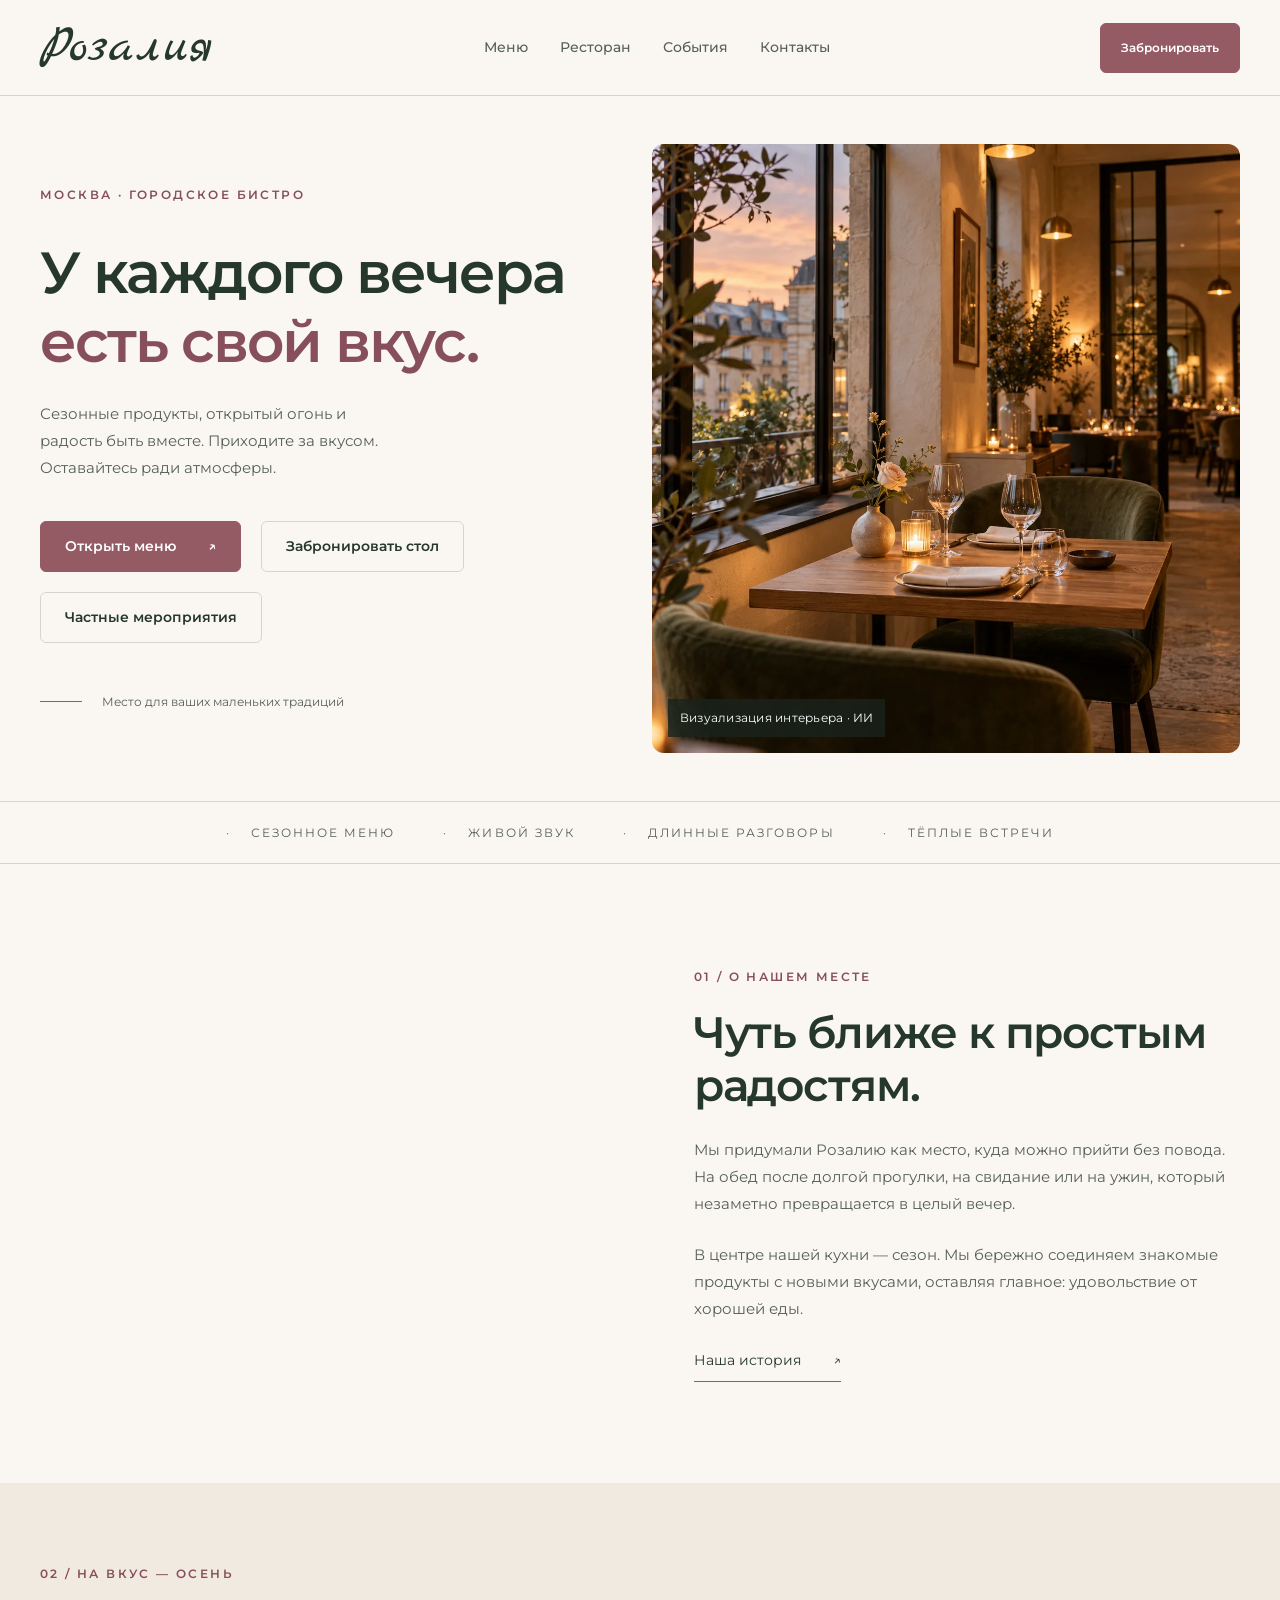
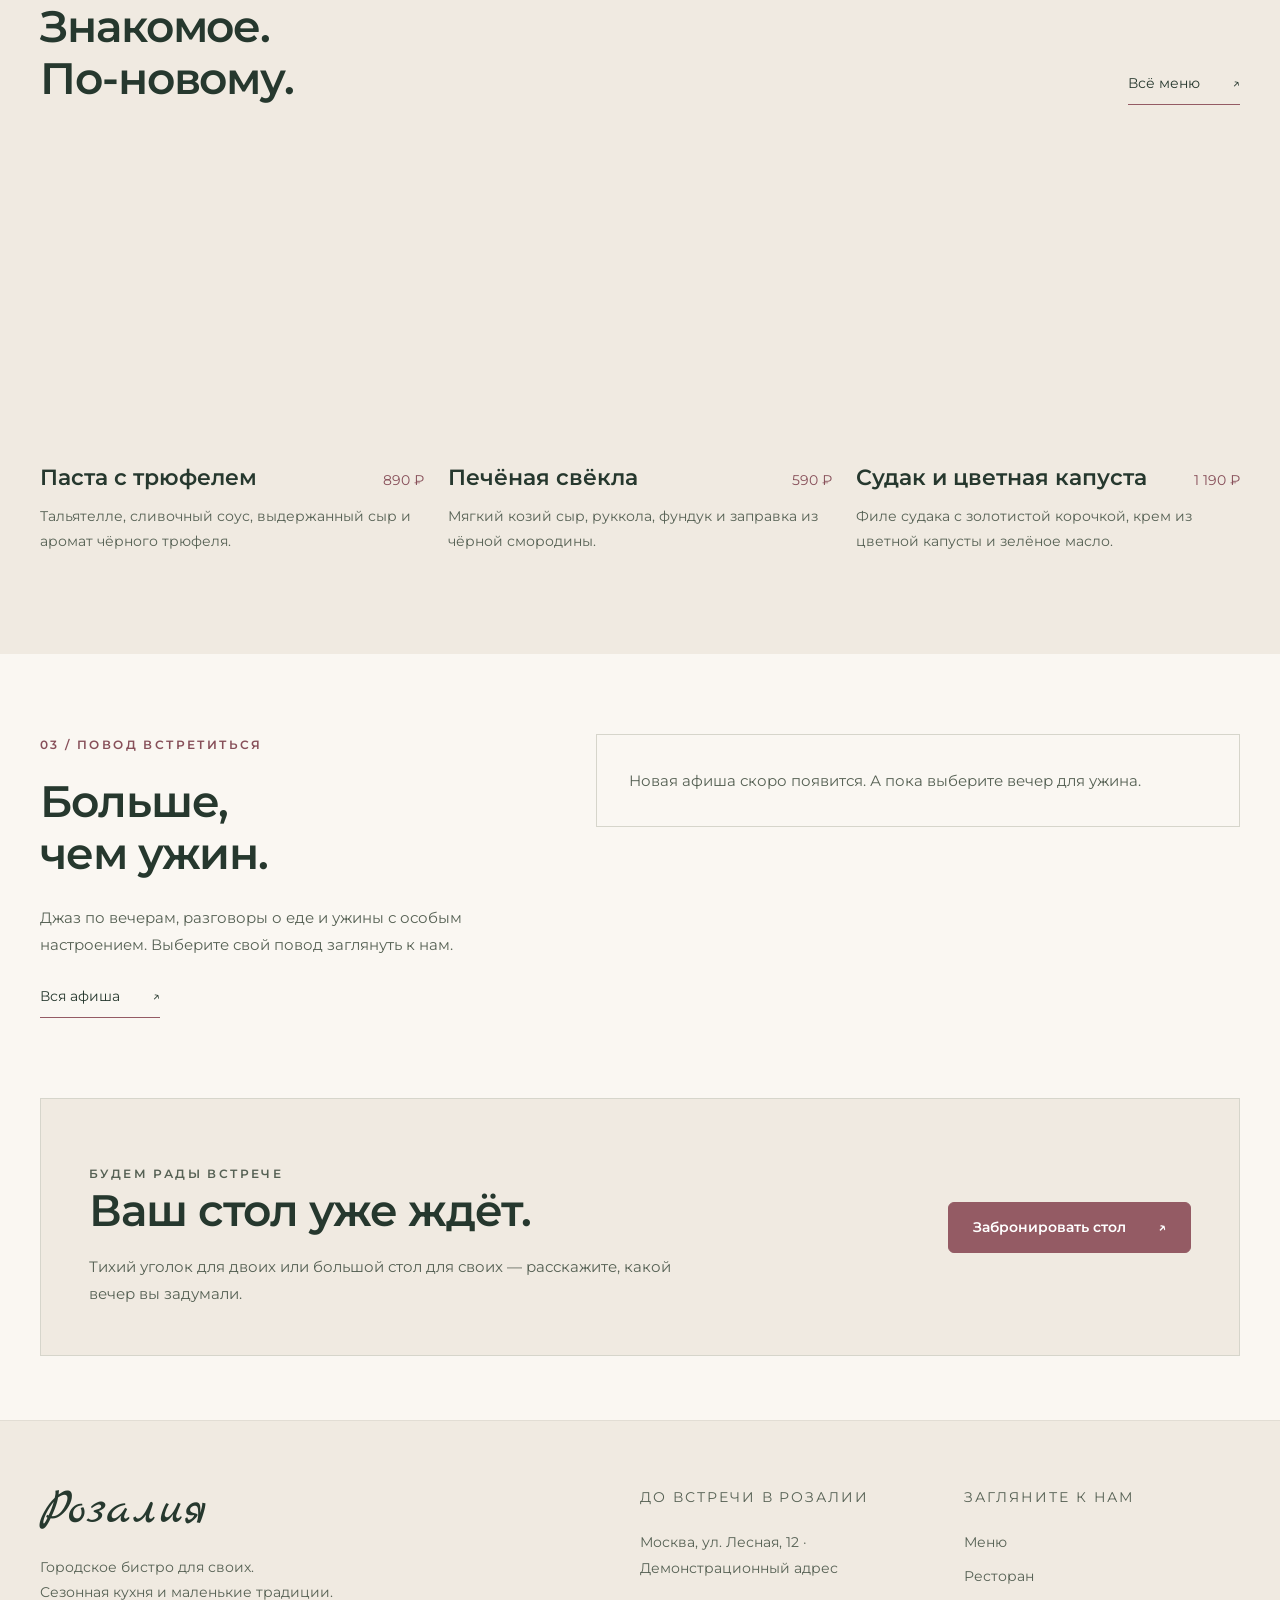
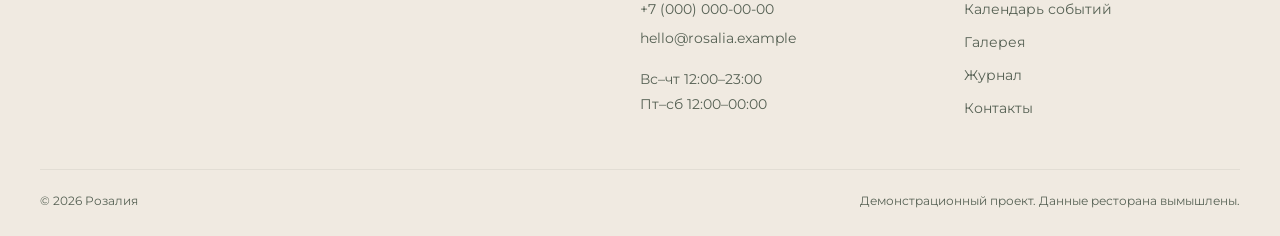
<file: index.html>
<!doctype html>
<html lang="ru">
<head>
  <meta charset="utf-8">
  <meta name="viewport" content="width=device-width, initial-scale=1">
  <script>
    if (typeof IntersectionObserver === 'function' && !matchMedia('(prefers-reduced-motion: reduce)').matches) {
      document.documentElement.classList.add('image-reveal-pending');
      setTimeout(() => document.documentElement.classList.remove('image-reveal-pending'), 3000);
    }
  </script>
  <title>Ресторан современной кухни — Розалия</title>
  <meta name="description" content="Розалия — демонстрационный ресторан современной кухни. Сезонное меню, камерные концерты и неспешные вечера.">
  <link rel="canonical" href="https://mansiks1.github.io/restaurant-site-demo/">
  <meta property="og:locale" content="ru_RU">
  <meta property="og:site_name" content="Розалия">
  <meta property="og:title" content="Ресторан современной кухни — Розалия">
  <meta property="og:description" content="Розалия — демонстрационный ресторан современной кухни. Сезонное меню, камерные концерты и неспешные вечера.">
  <meta property="og:type" content="website">
  <meta property="og:image" content="https://mansiks1.github.io/restaurant-site-demo/assets/img/home-interior.webp">
  <meta name="twitter:card" content="summary_large_image">
  <meta name="theme-color" content="#FAF7F2">
  <link rel="icon" type="image/svg+xml" href="./assets/img/favicon.svg">
  <link rel="preconnect" href="https://fonts.googleapis.com">
  <link rel="preconnect" href="https://fonts.gstatic.com" crossorigin>
  <link href="https://fonts.googleapis.com/css2?family=Marck+Script&amp;family=Montserrat:wght@300;400;500;600;700&amp;display=swap" rel="stylesheet">
  <link rel="stylesheet" href="./assets/css/variables.css">
  <link rel="stylesheet" href="./assets/css/base.css">
  <link rel="stylesheet" href="./assets/css/components.css">
  <link rel="stylesheet" href="./assets/css/pages.css">
  <script type="module" src="./assets/js/main.js"></script>
</head>
<body data-page="home">
  <a class="skip-link" href="#main">Перейти к содержимому</a>
  <header class="site-header" data-site-header></header>
  <main id="main">
<section class="hero container"><div class="hero-copy"><p class="eyebrow">Москва · городское бистро</p><h1 data-home-title>У каждого вечера <br>есть свой <em>вкус.</em></h1><p class="hero-description" data-home-description>Сезонные продукты, открытый огонь и радость быть вместе. Приходите за вкусом. Оставайтесь ради атмосферы.</p><div class="hero-actions"><a class="button" href="menu/">Открыть меню <span aria-hidden="true">↗</span></a><a class="button button-ghost" href="contacts/#booking">Забронировать стол</a><a class="button button-ghost private-event-button" href="contacts/#booking">Частные мероприятия</a></div><div class="hero-bottom">Место для ваших маленьких традиций</div></div><figure class="image-frame hero-image"><img src="assets/img/home-hero.webp" alt="Визуализация интерьера: стол у окна в вечернем зале (ИИ)" width="1122" height="1402" loading="lazy" decoding="async"><figcaption class="image-label">Визуализация интерьера · ИИ</figcaption></figure></section>
<div class="marquee"><span>Сезонное меню</span><span>Живой звук</span><span>Длинные разговоры</span><span>Тёплые встречи</span></div>
<section class="section container story-grid"><figure class="image-frame story-image"><img src="assets/img/home-interior.webp" alt="Визуализация интерьера: светлый зал с оливковым диваном (ИИ)" width="1200" height="960" loading="lazy" decoding="async"><figcaption class="image-label">Визуализация интерьера · ИИ</figcaption></figure><div class="story-copy"><p class="eyebrow">01 / О нашем месте</p><h2 data-home-story-title>Чуть ближе<br>к простым <em>радостям.</em></h2><div data-home-story><p>Мы придумали Розалию как место, куда можно прийти без повода. На обед после долгой прогулки, на свидание или на ужин, который незаметно превращается в целый вечер.</p><p>В центре нашей кухни — сезон. Мы бережно соединяем знакомые продукты с новыми вкусами, оставляя главное: удовольствие от хорошей еды.</p></div><a class="text-link" href="about/">Наша история <span aria-hidden="true">↗</span></a></div></section>
<section class="section section-tinted"><div class="container"><div class="section-top"><div><p class="eyebrow">02 / На вкус — осень</p><h2>Знакомое.<br><em>По-новому.</em></h2></div><a class="text-link" href="menu/">Всё меню <span aria-hidden="true">↗</span></a></div><div class="card-grid" data-home-dishes><p class="muted">Загружаем сезонное меню…</p></div></div></section>
<section class="section container home-events"><div class="home-events-copy"><p class="eyebrow">03 / Повод встретиться</p><h2>Больше,<br>чем <em>ужин.</em></h2><p>Джаз по вечерам, разговоры о еде и ужины с особым настроением. Выберите свой повод заглянуть к нам.</p><a class="text-link" href="events/">Вся афиша <span aria-hidden="true">↗</span></a></div><div data-home-events><p class="muted">Загружаем афишу…</p></div></section>
<section class="container"><div class="reservation-band"><div><p class="eyebrow">Будем рады встрече</p><h2>Ваш стол уже ждёт.</h2><p>Тихий уголок для двоих или большой стол для своих — расскажите, какой вечер вы задумали.</p></div><a class="button" href="contacts/#booking">Забронировать стол <span aria-hidden="true">↗</span></a></div></section></main>
  <footer class="site-footer" data-site-footer></footer>
  <noscript><p class="container notice">Для загрузки меню, афиши и статей включите JavaScript. Все контакты доступны на странице «Контакты».</p></noscript>
</body>
</html>
</file>
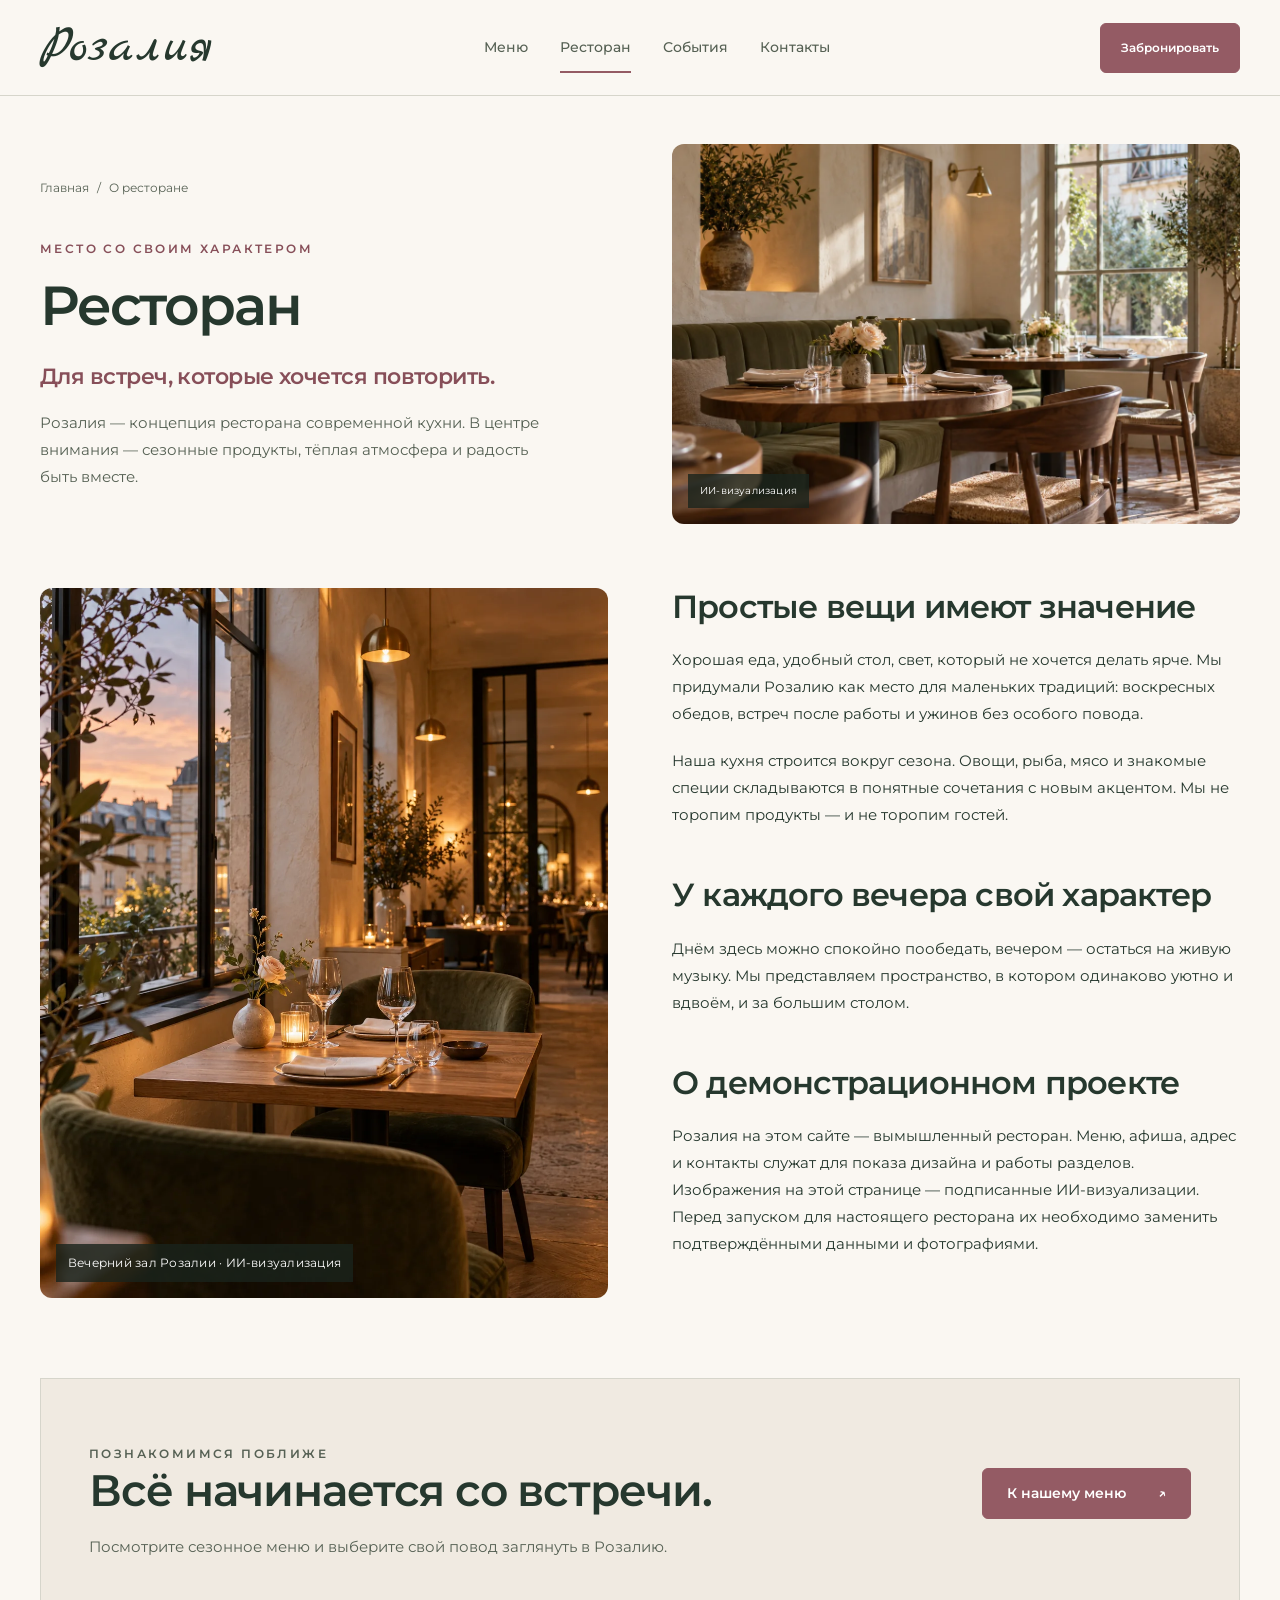
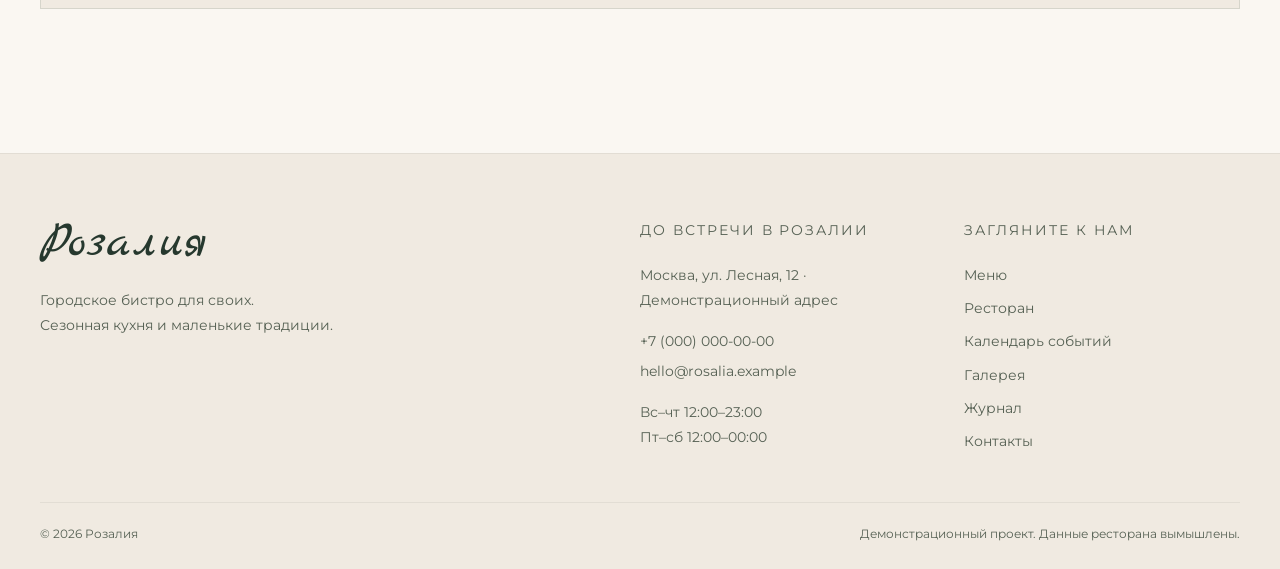
<file: about/index.html>
<!doctype html>
<html lang="ru">
<head>
  <meta charset="utf-8">
  <meta name="viewport" content="width=device-width, initial-scale=1">
  <script>
    if (typeof IntersectionObserver === 'function' && !matchMedia('(prefers-reduced-motion: reduce)').matches) {
      document.documentElement.classList.add('image-reveal-pending');
      setTimeout(() => document.documentElement.classList.remove('image-reveal-pending'), 3000);
    }
  </script>
  <title>О ресторане — Розалия</title>
  <meta name="description" content="История и концепция Розалии: современная сезонная кухня, тёплая атмосфера и место для любимых традиций.">
  <link rel="canonical" href="https://mansiks1.github.io/restaurant-site-demo/about/">
  <meta property="og:locale" content="ru_RU">
  <meta property="og:site_name" content="Розалия">
  <meta property="og:title" content="О ресторане — Розалия">
  <meta property="og:description" content="История и концепция Розалии: современная сезонная кухня, тёплая атмосфера и место для любимых традиций.">
  <meta property="og:type" content="website">
  <meta property="og:image" content="https://mansiks1.github.io/restaurant-site-demo/assets/img/home-hero.webp">
  <meta name="twitter:card" content="summary_large_image">
  <meta name="theme-color" content="#FAF7F2">
  <link rel="icon" type="image/svg+xml" href="../assets/img/favicon.svg">
  <link rel="preconnect" href="https://fonts.googleapis.com">
  <link rel="preconnect" href="https://fonts.gstatic.com" crossorigin>
  <link href="https://fonts.googleapis.com/css2?family=Marck+Script&amp;family=Montserrat:wght@300;400;500;600;700&amp;display=swap" rel="stylesheet">
  <link rel="stylesheet" href="../assets/css/variables.css">
  <link rel="stylesheet" href="../assets/css/base.css">
  <link rel="stylesheet" href="../assets/css/components.css">
  <link rel="stylesheet" href="../assets/css/pages.css">
  <script type="module" src="../assets/js/main.js"></script>
  <script type="module" src="../assets/js/pages.js"></script>
</head>
<body data-page="about">
  <a class="skip-link" href="#main">Перейти к содержимому</a>
  <header class="site-header" data-site-header></header>
  <main id="main"><section class="page-heading page-hero"><div class="container page-hero-layout"><div class="page-hero-copy"><nav class="breadcrumbs" aria-label="Хлебные крошки"><a href="../">Главная</a><span aria-hidden="true">/</span><span aria-current="page">О ресторане</span></nav><p class="eyebrow">Место со своим характером</p><h1>Ресторан</h1><div class="page-hero-intro"><h2 data-page-title>Для встреч, которыехочется повторить.</h2><p class="page-intro">Современная кухня и тёплая атмосфера — чтобы быть чуть ближе друг к другу.</p></div></div><figure class="image-frame page-hero-media"><img class="page-hero-image" src="../assets/img/home-interior.webp" alt="Интерьер бистро · ИИ-визуализация" width="1200" height="960" loading="lazy" decoding="async"><figcaption class="image-label">ИИ-визуализация</figcaption></figure></div></section><section class="container about-layout"><div data-page-image></div><div class="prose" data-page-body><p class="muted">Загружаем нашу историю…</p></div></section><section class="container section"><div class="reservation-band"><div><p class="eyebrow">Познакомимся поближе</p><h2>Всё начинается со встречи.</h2><p>Посмотрите сезонное меню и выберите свой повод заглянуть в Розалию.</p></div><a class="button" href="../menu/">К нашему меню <span aria-hidden="true">↗</span></a></div></section></main>
  <footer class="site-footer" data-site-footer></footer>
  <noscript><p class="container notice">Для загрузки меню, афиши и статей включите JavaScript. Все контакты доступны на странице «Контакты».</p></noscript>
</body>
</html>
</file>
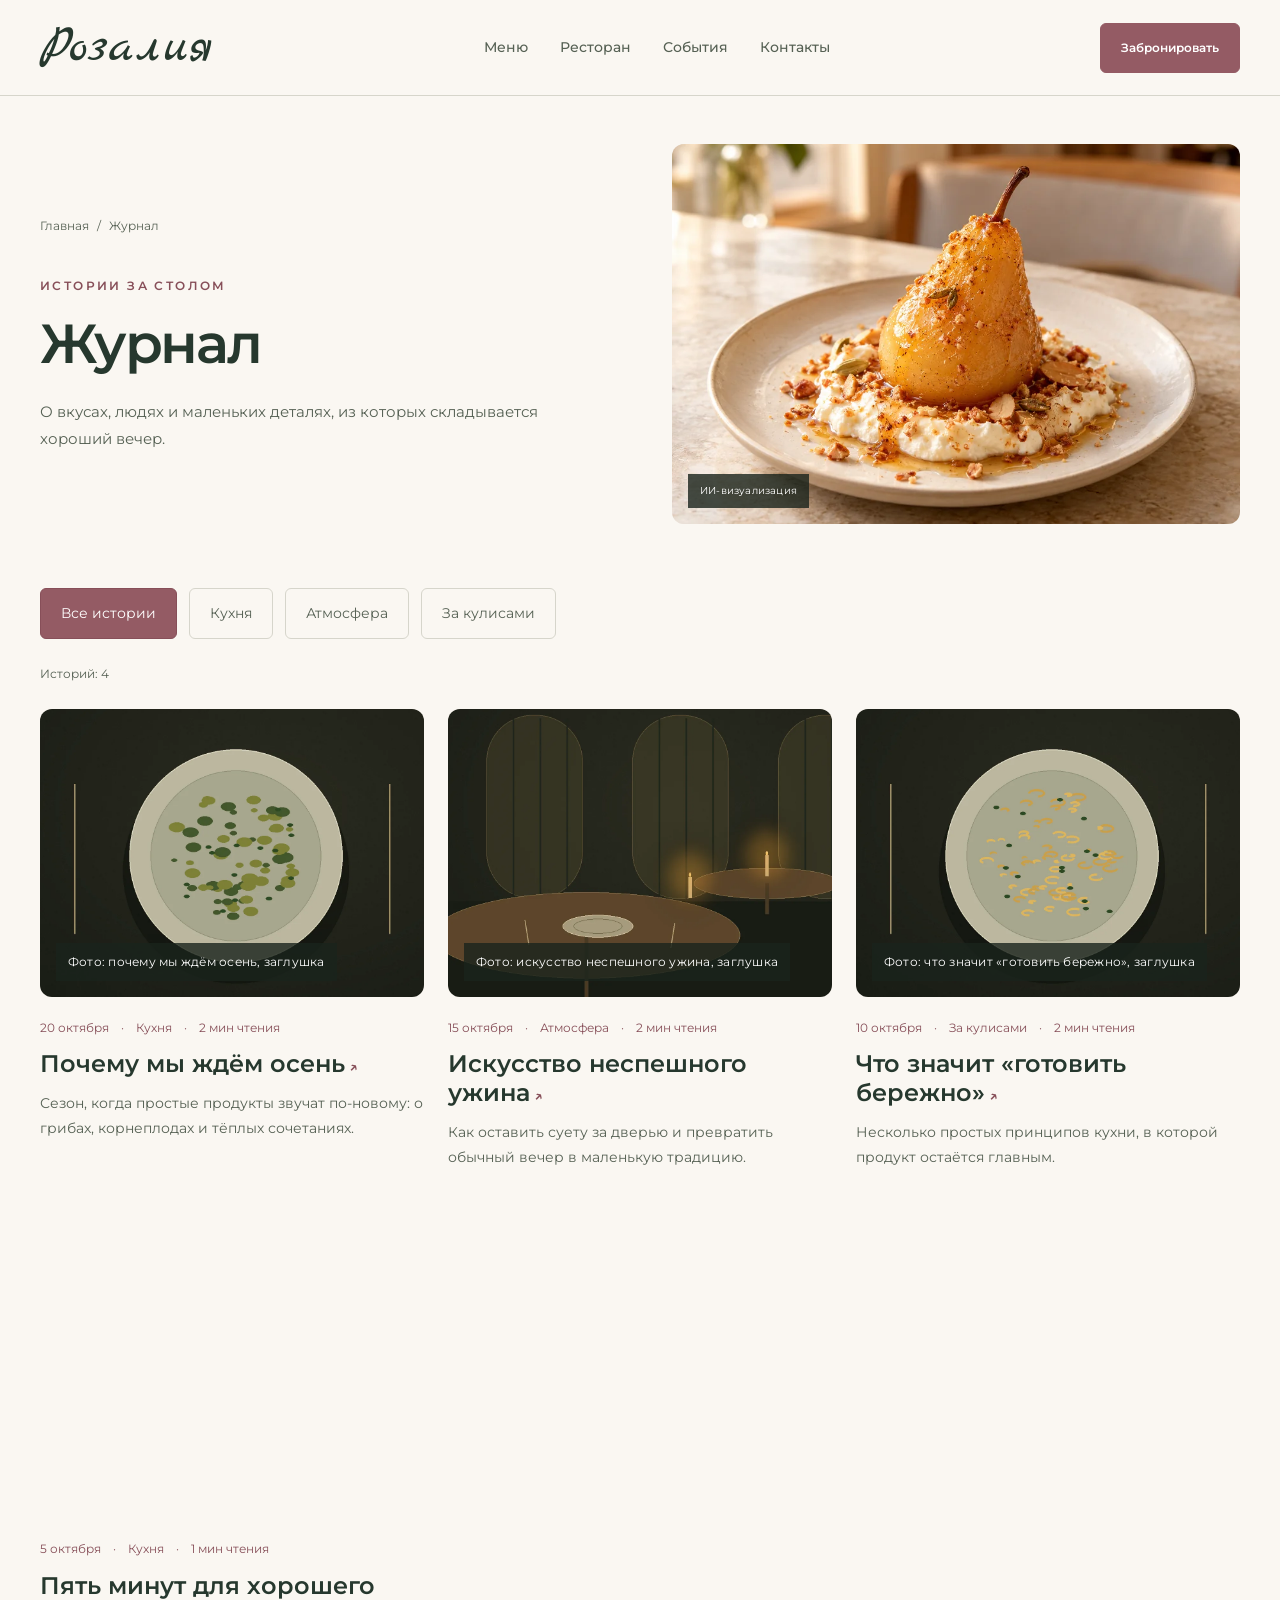
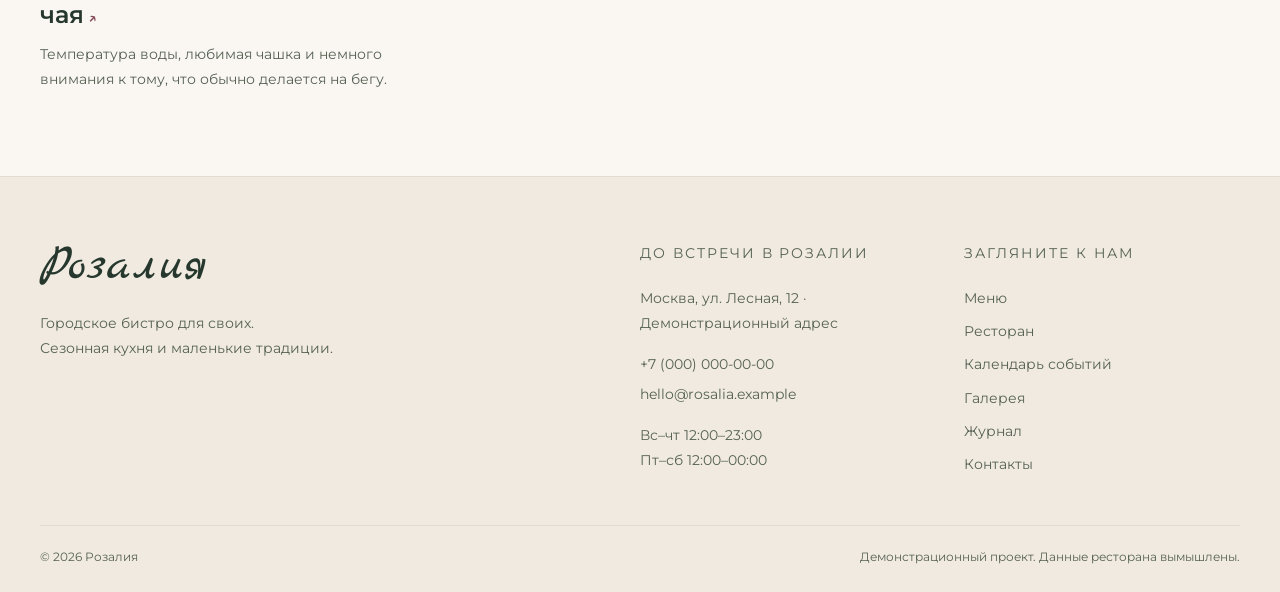
<file: blog/index.html>
<!doctype html>
<html lang="ru">
<head>
  <meta charset="utf-8">
  <meta name="viewport" content="width=device-width, initial-scale=1">
  <script>
    if (typeof IntersectionObserver === 'function' && !matchMedia('(prefers-reduced-motion: reduce)').matches) {
      document.documentElement.classList.add('image-reveal-pending');
      setTimeout(() => document.documentElement.classList.remove('image-reveal-pending'), 3000);
    }
  </script>
  <title>Журнал — Розалия</title>
  <meta name="description" content="Журнал Розалии о сезонной кухне, атмосфере ресторана и маленьких традициях. Статьи с фильтром по категориям.">
  <link rel="canonical" href="https://mansiks1.github.io/restaurant-site-demo/blog/">
  <meta property="og:locale" content="ru_RU">
  <meta property="og:site_name" content="Розалия">
  <meta property="og:title" content="Журнал — Розалия">
  <meta property="og:description" content="Журнал Розалии о сезонной кухне, атмосфере ресторана и маленьких традициях. Статьи с фильтром по категориям.">
  <meta property="og:type" content="website">
  <meta property="og:image" content="https://mansiks1.github.io/restaurant-site-demo/assets/img/interior.webp">
  <meta name="twitter:card" content="summary_large_image">
  <meta name="theme-color" content="#FAF7F2">
  <link rel="icon" type="image/svg+xml" href="../assets/img/favicon.svg">
  <link rel="preconnect" href="https://fonts.googleapis.com">
  <link rel="preconnect" href="https://fonts.gstatic.com" crossorigin>
  <link href="https://fonts.googleapis.com/css2?family=Marck+Script&amp;family=Montserrat:wght@300;400;500;600;700&amp;display=swap" rel="stylesheet">
  <link rel="stylesheet" href="../assets/css/variables.css">
  <link rel="stylesheet" href="../assets/css/base.css">
  <link rel="stylesheet" href="../assets/css/components.css">
  <link rel="stylesheet" href="../assets/css/pages.css">
  <script type="module" src="../assets/js/main.js"></script>
  <script type="module" src="../assets/js/blog.js"></script>
</head>
<body data-page="blog">
  <a class="skip-link" href="#main">Перейти к содержимому</a>
  <header class="site-header" data-site-header></header>
  <main id="main"><section class="page-heading page-hero"><div class="container page-hero-layout"><div class="page-hero-copy"><nav class="breadcrumbs" aria-label="Хлебные крошки"><a href="../">Главная</a><span aria-hidden="true">/</span><span aria-current="page">Журнал</span></nav><p class="eyebrow">Истории за столом</p><h1>Журнал</h1><div class="page-hero-intro"><p class="page-intro">О вкусах, людях и маленьких деталях, из которых складывается хороший вечер.</p></div></div><figure class="image-frame page-hero-media"><img class="page-hero-image" src="../assets/img/dish-pear.webp" alt="Сезонный десерт · ИИ-визуализация" width="960" height="720" loading="lazy" decoding="async"><figcaption class="image-label">ИИ-визуализация</figcaption></figure></div></section><section class="container"><div class="filter-bar" data-blog-filters role="group" aria-label="Категории журнала"></div><p class="blog-count muted" data-blog-count role="status">Загружаем журнал…</p><div class="card-grid blog-grid" data-blog-list></div></section></main>
  <footer class="site-footer" data-site-footer></footer>
  <noscript><p class="container notice">Для загрузки меню, афиши и статей включите JavaScript. Все контакты доступны на странице «Контакты».</p></noscript>
</body>
</html>
</file>
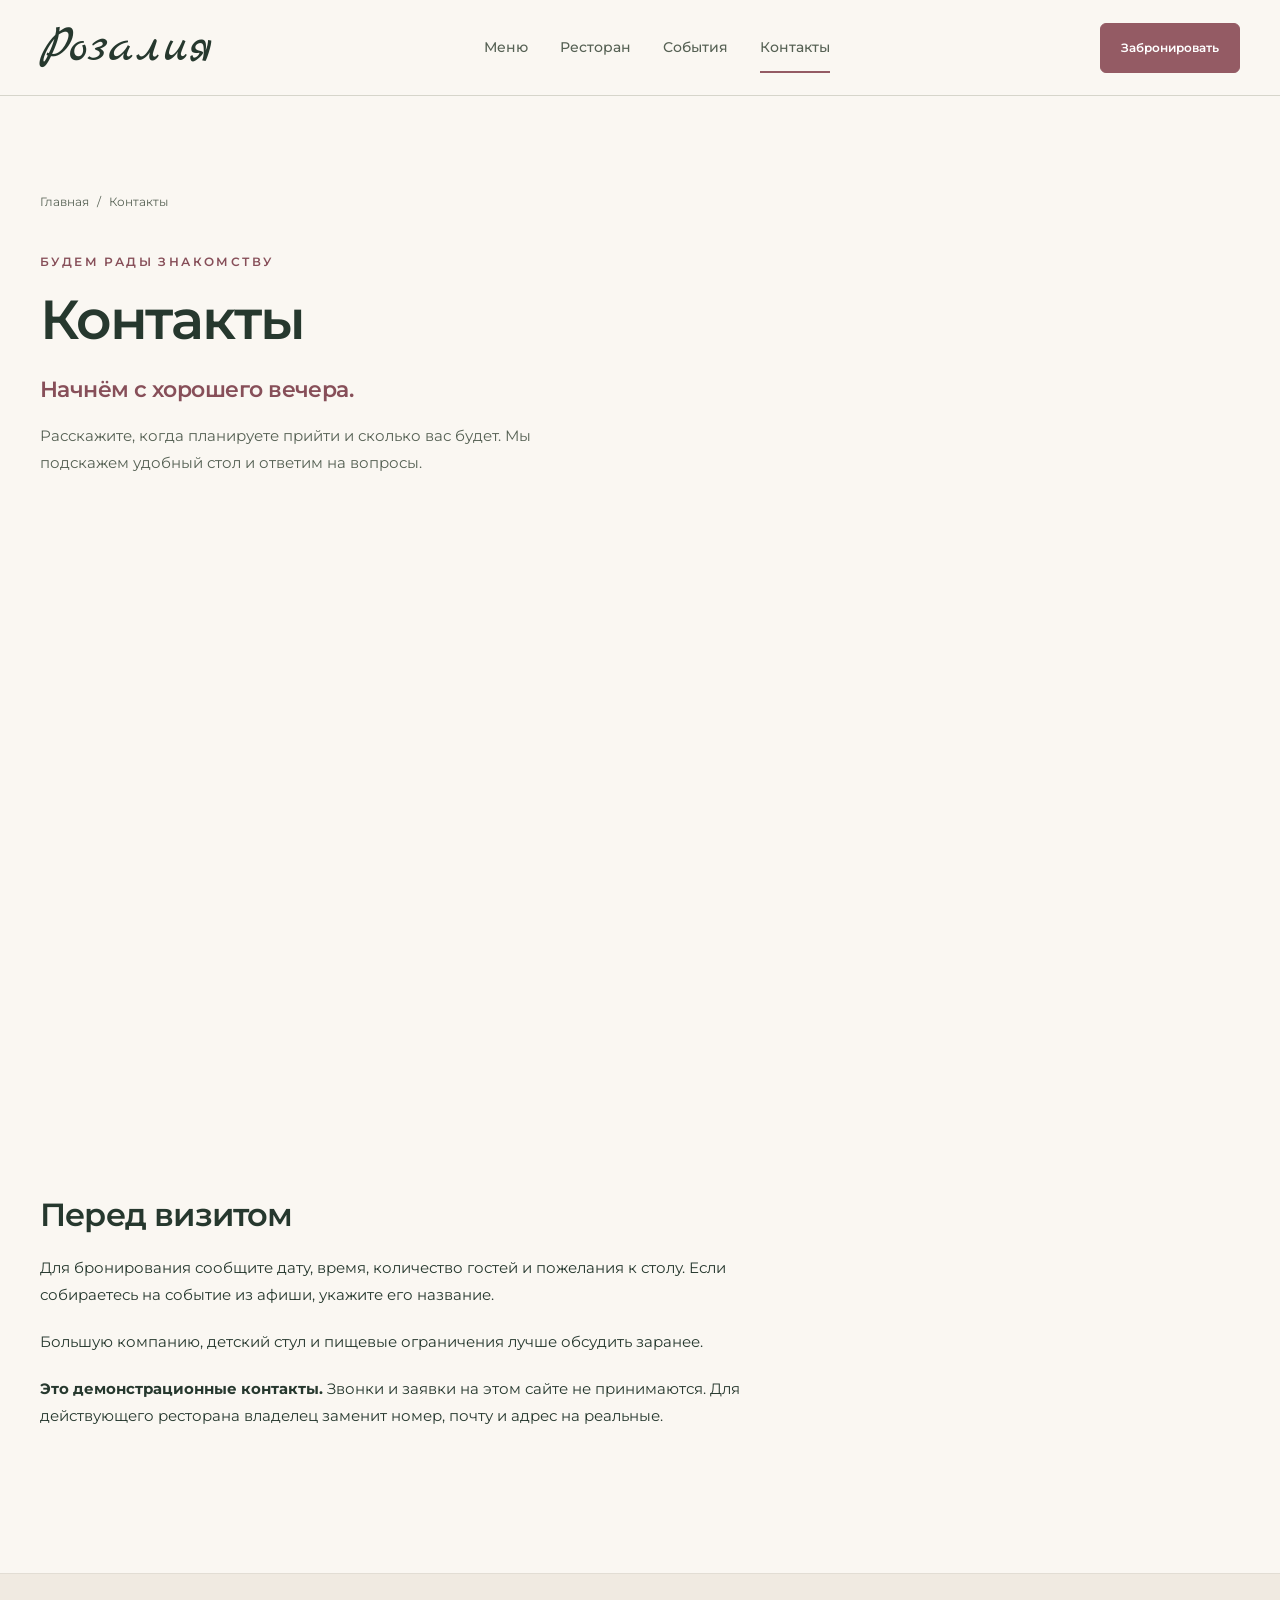
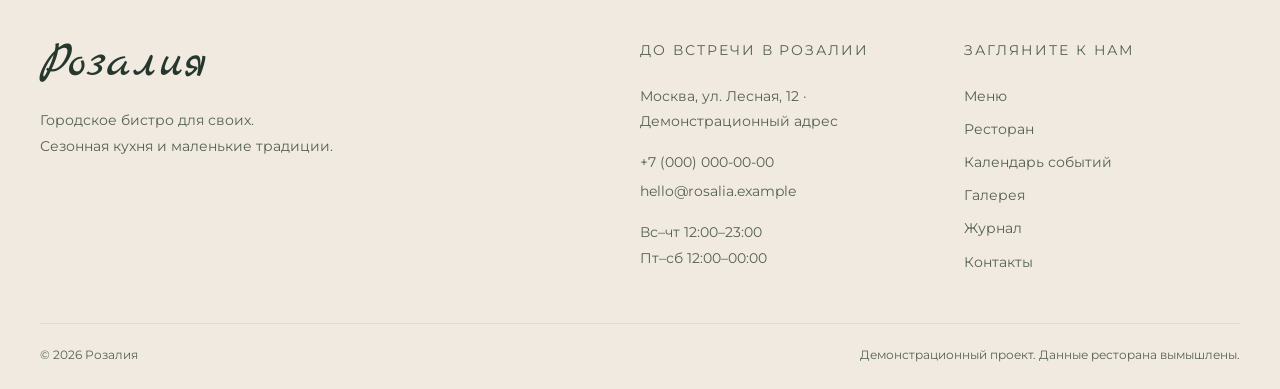
<file: contacts/index.html>
<!doctype html>
<html lang="ru">
<head>
  <meta charset="utf-8">
  <meta name="viewport" content="width=device-width, initial-scale=1">
  <script>
    if (typeof IntersectionObserver === 'function' && !matchMedia('(prefers-reduced-motion: reduce)').matches) {
      document.documentElement.classList.add('image-reveal-pending');
      setTimeout(() => document.documentElement.classList.remove('image-reveal-pending'), 3000);
    }
  </script>
  <title>Контакты и бронирование — Розалия</title>
  <meta name="description" content="Адрес, часы работы и контакты демонстрационного ресторана Розалия. Информация для бронирования столов.">
  <link rel="canonical" href="https://mansiks1.github.io/restaurant-site-demo/contacts/">
  <meta property="og:locale" content="ru_RU">
  <meta property="og:site_name" content="Розалия">
  <meta property="og:title" content="Контакты и бронирование — Розалия">
  <meta property="og:description" content="Адрес, часы работы и контакты демонстрационного ресторана Розалия. Информация для бронирования столов.">
  <meta property="og:type" content="website">
  <meta property="og:image" content="https://mansiks1.github.io/restaurant-site-demo/assets/img/interior.webp">
  <meta name="twitter:card" content="summary_large_image">
  <meta name="theme-color" content="#FAF7F2">
  <link rel="icon" type="image/svg+xml" href="../assets/img/favicon.svg">
  <link rel="preconnect" href="https://fonts.googleapis.com">
  <link rel="preconnect" href="https://fonts.gstatic.com" crossorigin>
  <link href="https://fonts.googleapis.com/css2?family=Marck+Script&amp;family=Montserrat:wght@300;400;500;600;700&amp;display=swap" rel="stylesheet">
  <link rel="stylesheet" href="../assets/css/variables.css">
  <link rel="stylesheet" href="../assets/css/base.css">
  <link rel="stylesheet" href="../assets/css/components.css">
  <link rel="stylesheet" href="../assets/css/pages.css">
  <script type="module" src="../assets/js/main.js"></script>
  <script type="module" src="../assets/js/pages.js"></script>
</head>
<body data-page="contacts">
  <a class="skip-link" href="#main">Перейти к содержимому</a>
  <header class="site-header" data-site-header></header>
  <main id="main"><section class="page-heading page-hero"><div class="container page-hero-layout"><div class="page-hero-copy"><nav class="breadcrumbs" aria-label="Хлебные крошки"><a href="../">Главная</a><span aria-hidden="true">/</span><span aria-current="page">Контакты</span></nav><p class="eyebrow">Будем рады знакомству</p><h1>Контакты</h1><div class="page-hero-intro"><h2 data-page-title>Начнём с хорошего вечера.</h2><p class="page-intro">Расскажите, когда планируете прийти и сколько вас будет. Для вашего вечера найдётся место.</p></div></div><figure class="image-frame page-hero-media"><img class="page-hero-image" src="../assets/img/home-interior.webp" alt="Интерьер бистро · ИИ-визуализация" width="1200" height="960" loading="lazy" decoding="async"><figcaption class="image-label">ИИ-визуализация</figcaption></figure></div></section><section class="container contacts-layout"><div><div class="contact-item" data-reveal><p class="eyebrow">Где нас найти</p><p class="contact-big" data-contact-address>Москва, ул. Лесная, 12</p><p class="muted">Демонстрационный адрес</p></div><div class="contact-item" data-reveal><p class="eyebrow">Когда заглянуть</p><p data-contact-hours>Вс–чт 12:00–23:00; пт–сб 12:00–00:00</p></div><div class="contact-item" data-reveal id="booking"><p class="eyebrow">Бронирование столов</p><p class="contact-big" data-contact-phone>+7 (000) 000-00-00</p><p data-contact-email>hello@rosalia.example</p><p class="demo-note">Демонстрационные контакты — заявки и звонки не принимаются.</p></div></div><div class="map-placeholder" data-reveal role="img" aria-label="Карта — демонстрационная заглушка, без реального местоположения"><div class="map-lines" aria-hidden="true"></div><div class="map-center"><span class="map-pin" aria-hidden="true">✳</span><h2>Карта</h2><p>Здесь появится маршрут к ресторану</p><span class="tag">Демонстрационная заглушка</span></div></div></section><section class="container section"><div class="prose" data-page-body></div></section></main>
  <footer class="site-footer" data-site-footer></footer>
  <noscript><p class="container notice">Для загрузки меню, афиши и статей включите JavaScript. Все контакты доступны на странице «Контакты».</p></noscript>
</body>
</html>
</file>
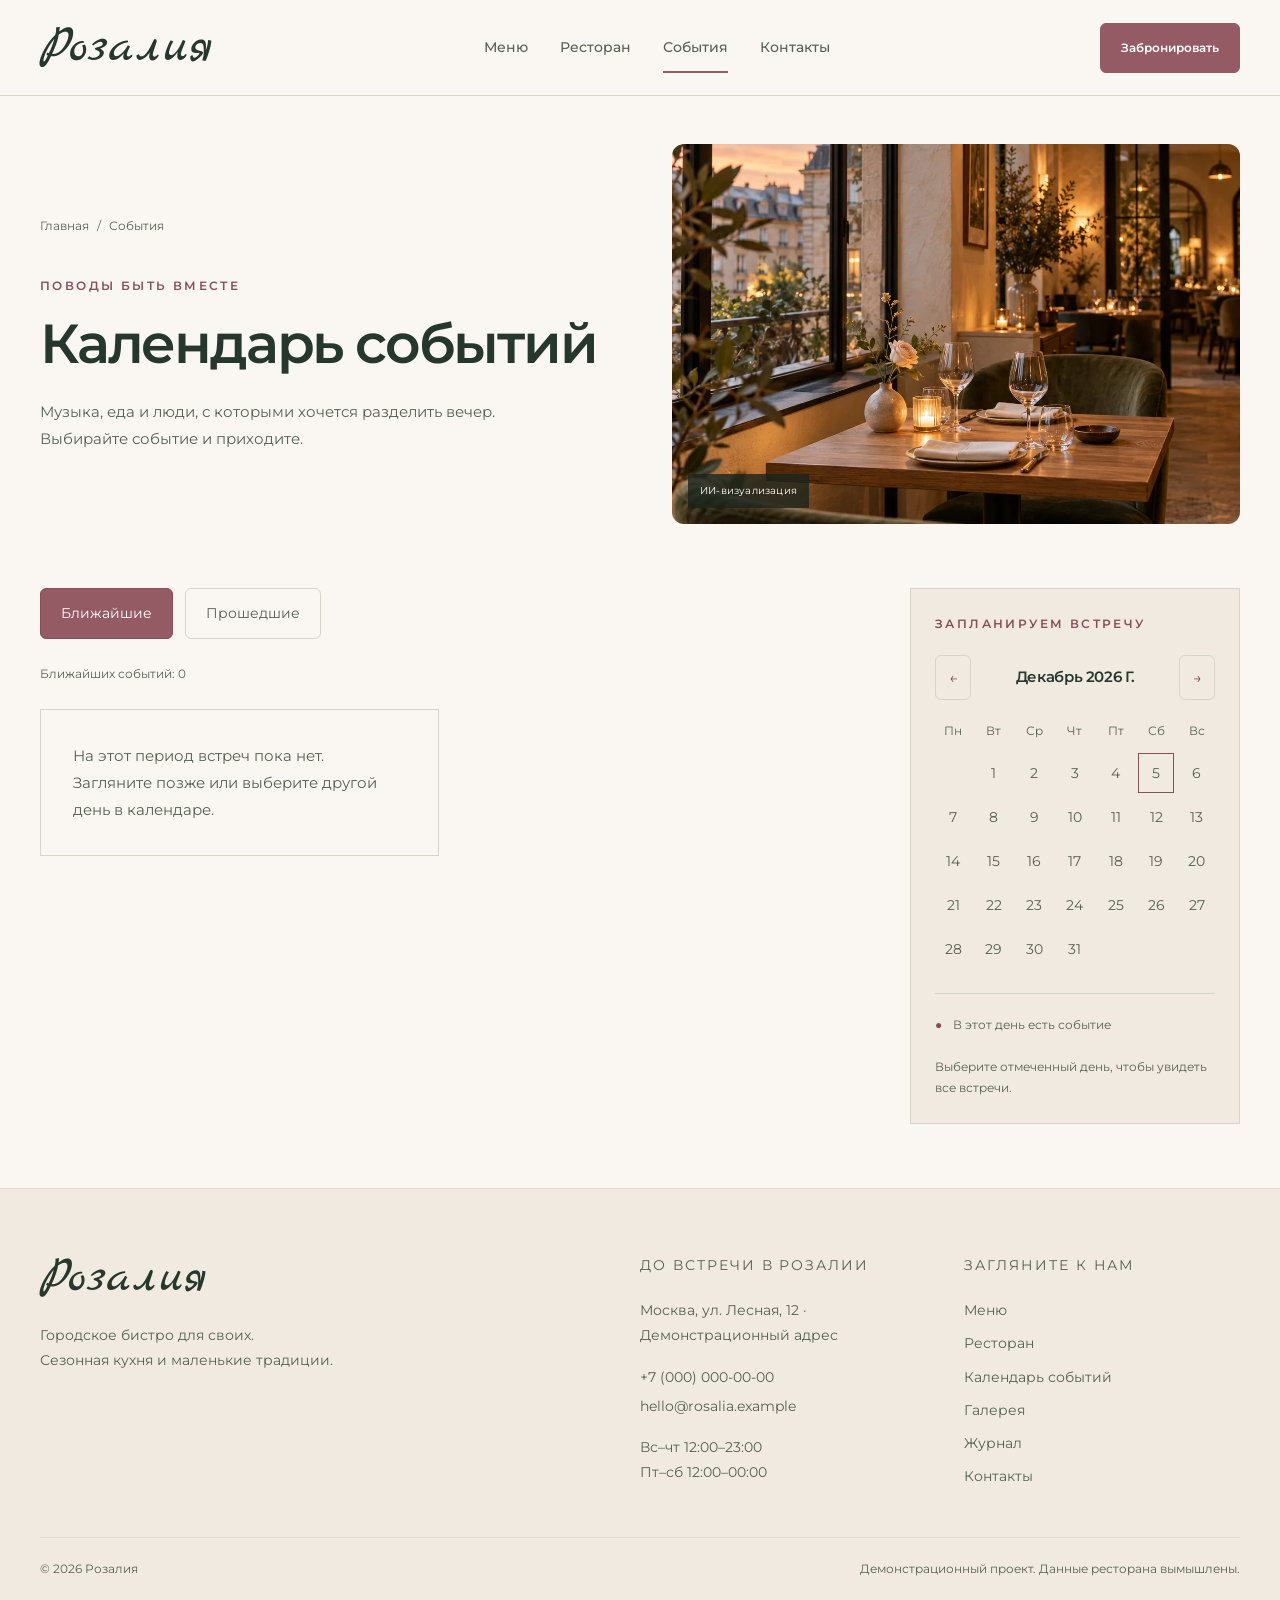
<file: events/index.html>
<!doctype html>
<html lang="ru">
<head>
  <meta charset="utf-8">
  <meta name="viewport" content="width=device-width, initial-scale=1">
  <script>
    if (typeof IntersectionObserver === 'function' && !matchMedia('(prefers-reduced-motion: reduce)').matches) {
      document.documentElement.classList.add('image-reveal-pending');
      setTimeout(() => document.documentElement.classList.remove('image-reveal-pending'), 3000);
    }
  </script>
  <title>События и календарь — Розалия</title>
  <meta name="description" content="Афиша Розалии: камерные концерты, гастрономические ужины и дегустации. Ближайшие и прошедшие события, календарь встреч.">
  <link rel="canonical" href="https://mansiks1.github.io/restaurant-site-demo/events/">
  <meta property="og:locale" content="ru_RU">
  <meta property="og:site_name" content="Розалия">
  <meta property="og:title" content="События и календарь — Розалия">
  <meta property="og:description" content="Афиша Розалии: камерные концерты, гастрономические ужины и дегустации. Ближайшие и прошедшие события, календарь встреч.">
  <meta property="og:type" content="website">
  <meta property="og:image" content="https://mansiks1.github.io/restaurant-site-demo/assets/img/home-hero.webp">
  <meta name="twitter:card" content="summary_large_image">
  <meta name="theme-color" content="#FAF7F2">
  <link rel="icon" type="image/svg+xml" href="../assets/img/favicon.svg">
  <link rel="preconnect" href="https://fonts.googleapis.com">
  <link rel="preconnect" href="https://fonts.gstatic.com" crossorigin>
  <link href="https://fonts.googleapis.com/css2?family=Marck+Script&amp;family=Montserrat:wght@300;400;500;600;700&amp;display=swap" rel="stylesheet">
  <link rel="stylesheet" href="../assets/css/variables.css">
  <link rel="stylesheet" href="../assets/css/base.css">
  <link rel="stylesheet" href="../assets/css/components.css">
  <link rel="stylesheet" href="../assets/css/pages.css">
  <script type="module" src="../assets/js/main.js"></script>
  <script type="module" src="../assets/js/events.js"></script>
</head>
<body data-page="events">
  <a class="skip-link" href="#main">Перейти к содержимому</a>
  <header class="site-header" data-site-header></header>
  <main id="main"><section class="page-heading page-hero"><div class="container page-hero-layout"><div class="page-hero-copy"><nav class="breadcrumbs" aria-label="Хлебные крошки"><a href="../">Главная</a><span aria-hidden="true">/</span><span aria-current="page">События</span></nav><p class="eyebrow">Поводы быть вместе</p><h1>Календарь событий</h1><div class="page-hero-intro"><p class="page-intro">Музыка, еда и люди, с которыми хочется разделить вечер. Выбирайте событие и приходите.</p></div></div><figure class="image-frame page-hero-media"><img class="page-hero-image" src="../assets/img/home-hero.webp" alt="Вечер в бистро · ИИ-визуализация" width="1122" height="1402" loading="lazy" decoding="async"><figcaption class="image-label">ИИ-визуализация</figcaption></figure></div></section>
<section class="container events-layout"><div><div class="filter-bar" role="group" aria-label="Период событий"><button class="filter-button" data-period="upcoming" aria-pressed="true">Ближайшие</button><button class="filter-button" data-period="past" aria-pressed="false">Прошедшие</button></div><div class="events-selection"><p data-events-count role="status">Загружаем афишу…</p><button class="clear-filter" data-clear-date hidden>Сбросить дату ×</button></div><div class="events-grid" data-events-list></div></div><aside class="calendar-panel" aria-label="Календарь событий"><p class="eyebrow">Запланируем встречу</p><div data-calendar></div><p class="calendar-legend"><span aria-hidden="true">●</span> В этот день есть событие</p><p class="calendar-help">Выберите отмеченный день, чтобы увидеть все встречи.</p></aside></section></main>
  <footer class="site-footer" data-site-footer></footer>
  <noscript><p class="container notice">Для загрузки меню, афиши и статей включите JavaScript. Все контакты доступны на странице «Контакты».</p></noscript>
</body>
</html>
</file>
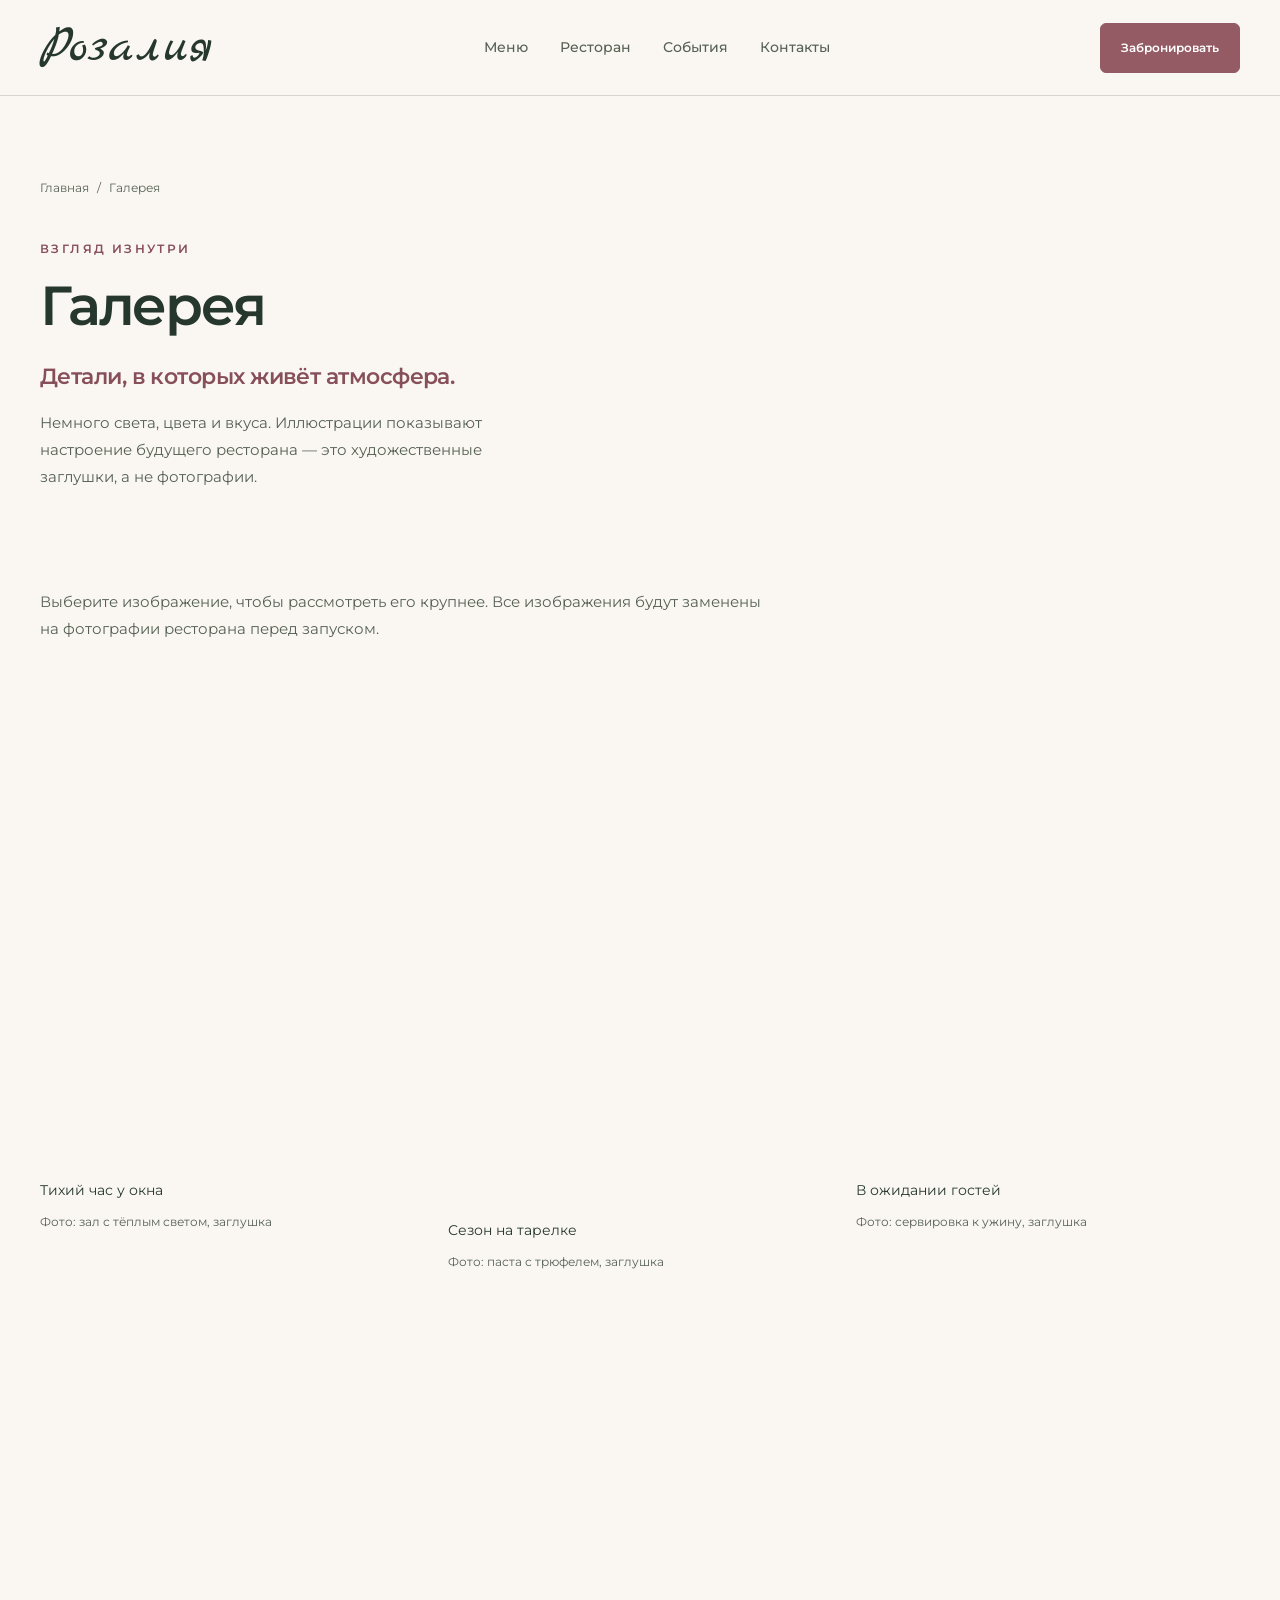
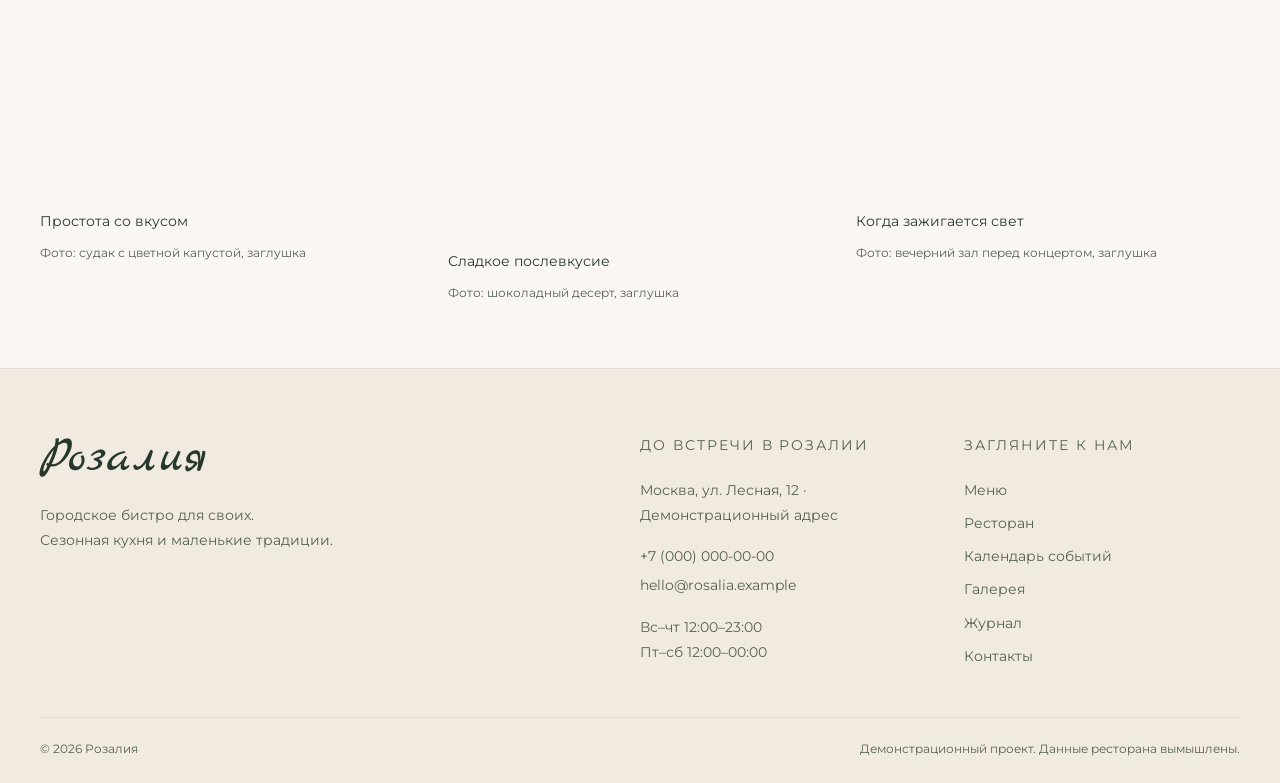
<file: gallery/index.html>
<!doctype html>
<html lang="ru">
<head>
  <meta charset="utf-8">
  <meta name="viewport" content="width=device-width, initial-scale=1">
  <script>
    if (typeof IntersectionObserver === 'function' && !matchMedia('(prefers-reduced-motion: reduce)').matches) {
      document.documentElement.classList.add('image-reveal-pending');
      setTimeout(() => document.documentElement.classList.remove('image-reveal-pending'), 3000);
    }
  </script>
  <title>Галерея — Розалия</title>
  <meta name="description" content="Атмосфера Розалии в деталях: зал, сервировка и сезонные блюда. Галерея с подписанными изображениями-заглушками.">
  <link rel="canonical" href="https://mansiks1.github.io/restaurant-site-demo/gallery/">
  <meta property="og:locale" content="ru_RU">
  <meta property="og:site_name" content="Розалия">
  <meta property="og:title" content="Галерея — Розалия">
  <meta property="og:description" content="Атмосфера Розалии в деталях: зал, сервировка и сезонные блюда. Галерея с подписанными изображениями-заглушками.">
  <meta property="og:type" content="website">
  <meta property="og:image" content="https://mansiks1.github.io/restaurant-site-demo/assets/img/interior.webp">
  <meta name="twitter:card" content="summary_large_image">
  <meta name="theme-color" content="#FAF7F2">
  <link rel="icon" type="image/svg+xml" href="../assets/img/favicon.svg">
  <link rel="preconnect" href="https://fonts.googleapis.com">
  <link rel="preconnect" href="https://fonts.gstatic.com" crossorigin>
  <link href="https://fonts.googleapis.com/css2?family=Marck+Script&amp;family=Montserrat:wght@300;400;500;600;700&amp;display=swap" rel="stylesheet">
  <link rel="stylesheet" href="../assets/css/variables.css">
  <link rel="stylesheet" href="../assets/css/base.css">
  <link rel="stylesheet" href="../assets/css/components.css">
  <link rel="stylesheet" href="../assets/css/pages.css">
  <script type="module" src="../assets/js/main.js"></script>
  <script type="module" src="../assets/js/pages.js"></script>
</head>
<body data-page="gallery">
  <a class="skip-link" href="#main">Перейти к содержимому</a>
  <header class="site-header" data-site-header></header>
  <main id="main"><section class="page-heading page-hero"><div class="container page-hero-layout"><div class="page-hero-copy"><nav class="breadcrumbs" aria-label="Хлебные крошки"><a href="../">Главная</a><span aria-hidden="true">/</span><span aria-current="page">Галерея</span></nav><p class="eyebrow">Взгляд изнутри</p><h1>Галерея</h1><div class="page-hero-intro"><h2 data-page-title>Детали, в которыхживёт атмосфера.</h2><p class="page-intro">Немного света, цвета и вкуса. Так мы представляем место для ваших будущих встреч.</p></div></div><figure class="image-frame page-hero-media"><img class="page-hero-image" src="../assets/img/home-hero.webp" alt="Детали бистро · ИИ-визуализация" width="1122" height="1402" loading="lazy" decoding="async"><figcaption class="image-label">ИИ-визуализация</figcaption></figure></div></section><section class="container"><div class="prose gallery-intro" data-page-body></div><div class="gallery-grid" data-gallery></div></section><dialog class="lightbox" aria-label="Просмотр изображения"><button class="lightbox-close" aria-label="Закрыть изображение">×</button><img src="../assets/img/interior.webp" alt="Фото: зал ресторана, заглушка" width="1200" height="960" loading="lazy"><p data-lightbox-caption></p></dialog></main>
  <footer class="site-footer" data-site-footer></footer>
  <noscript><p class="container notice">Для загрузки меню, афиши и статей включите JavaScript. Все контакты доступны на странице «Контакты».</p></noscript>
</body>
</html>
</file>
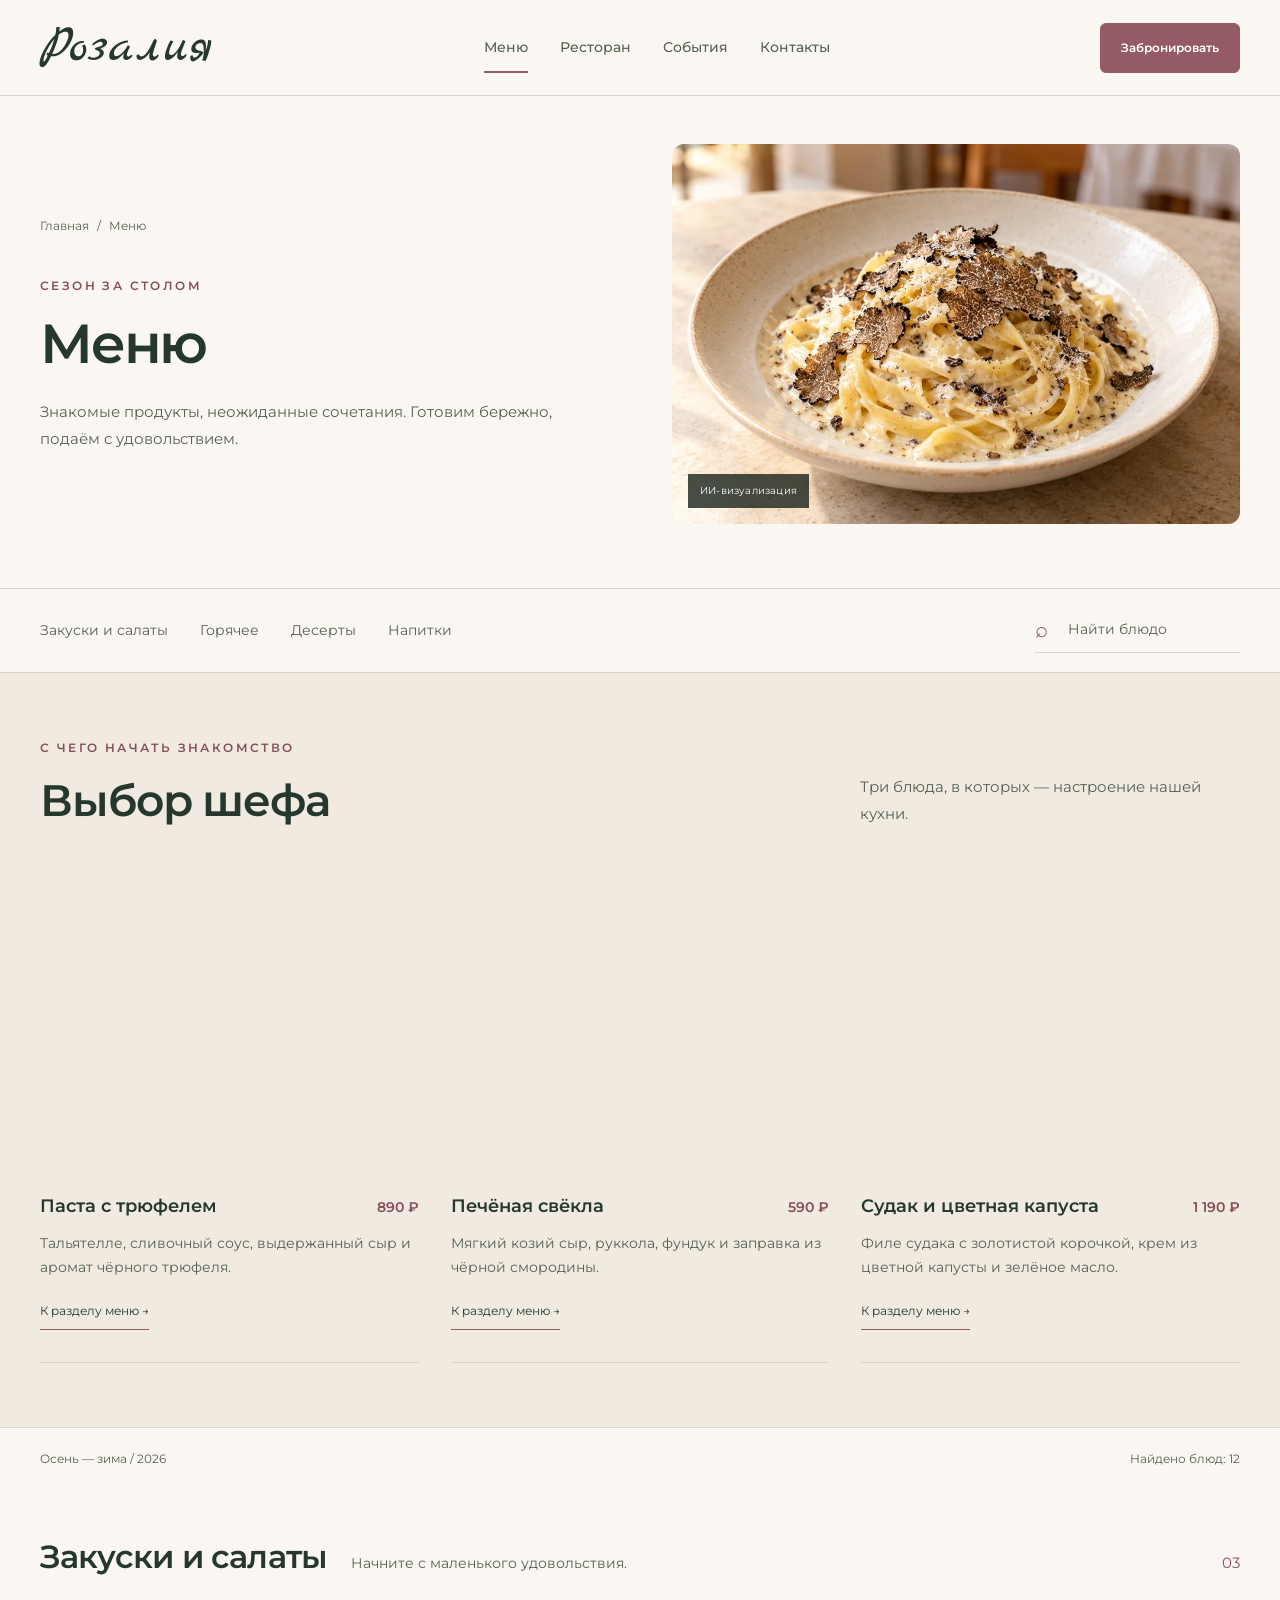
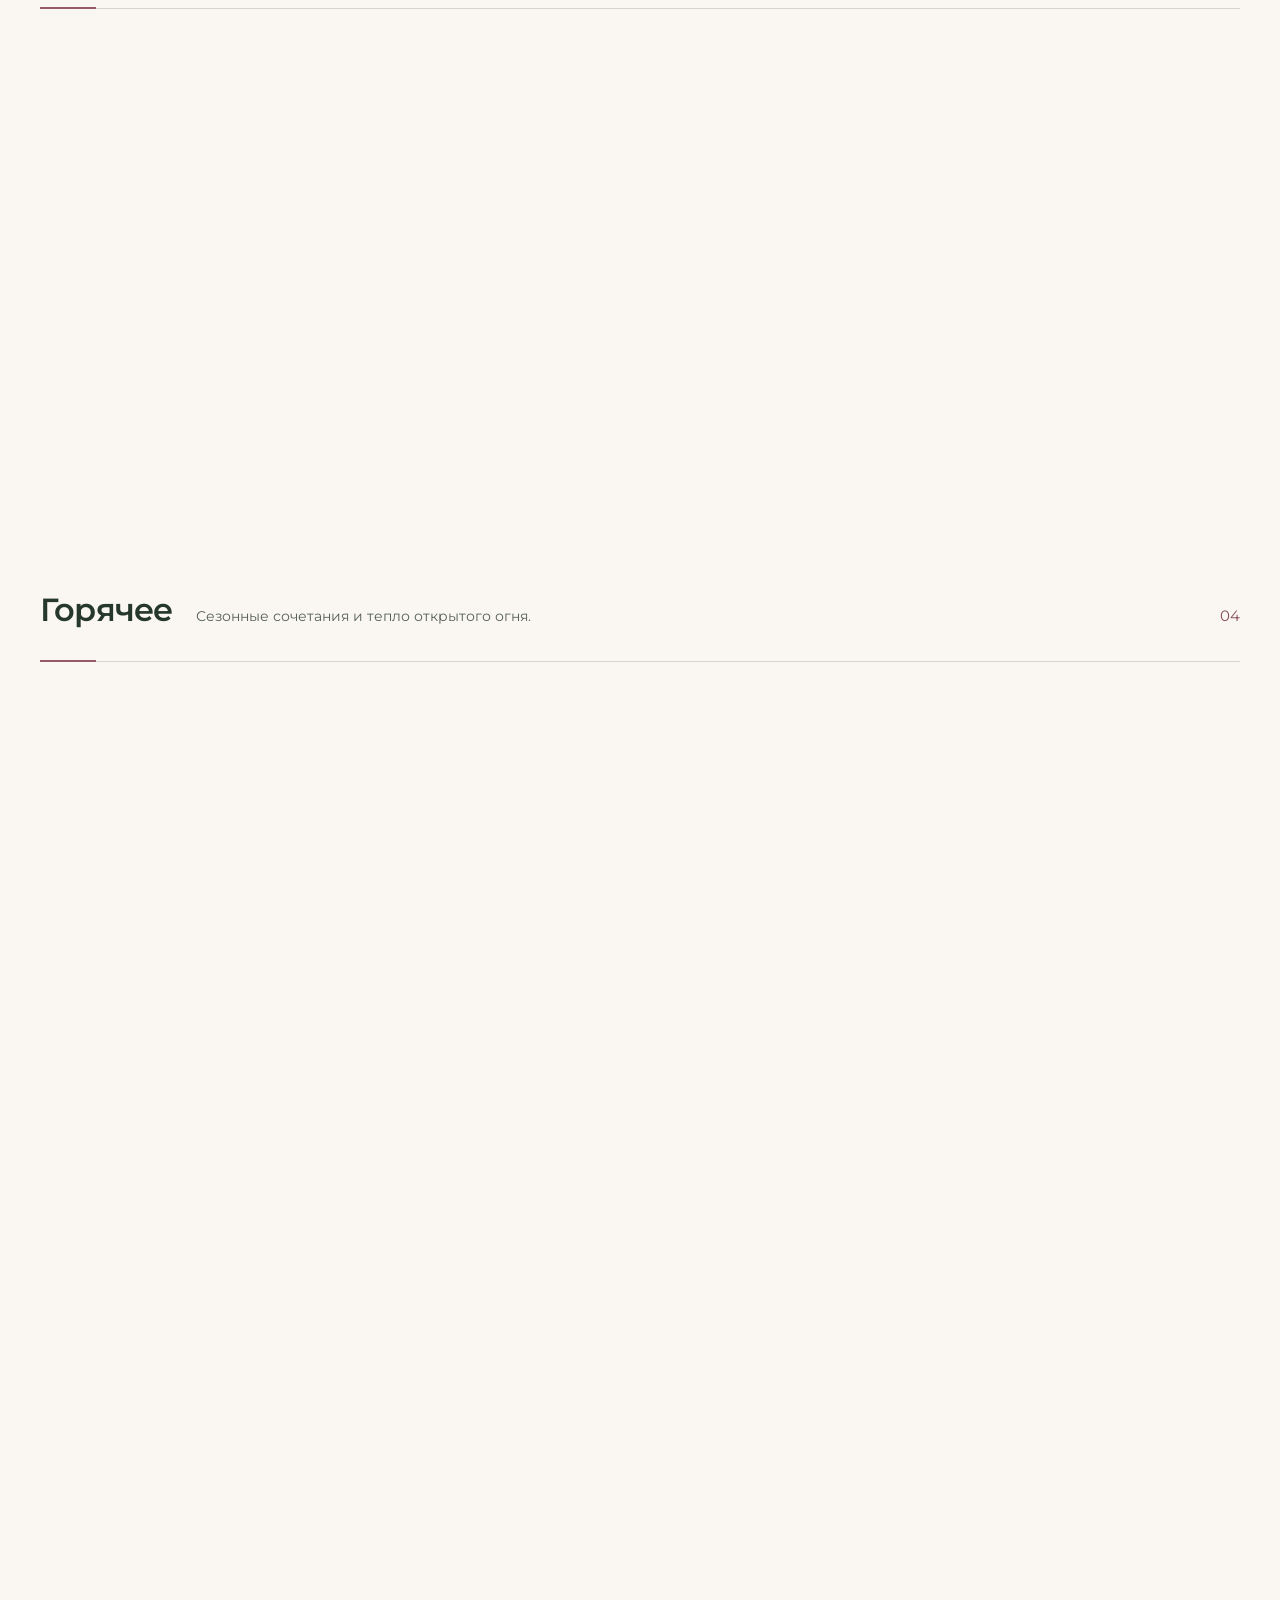
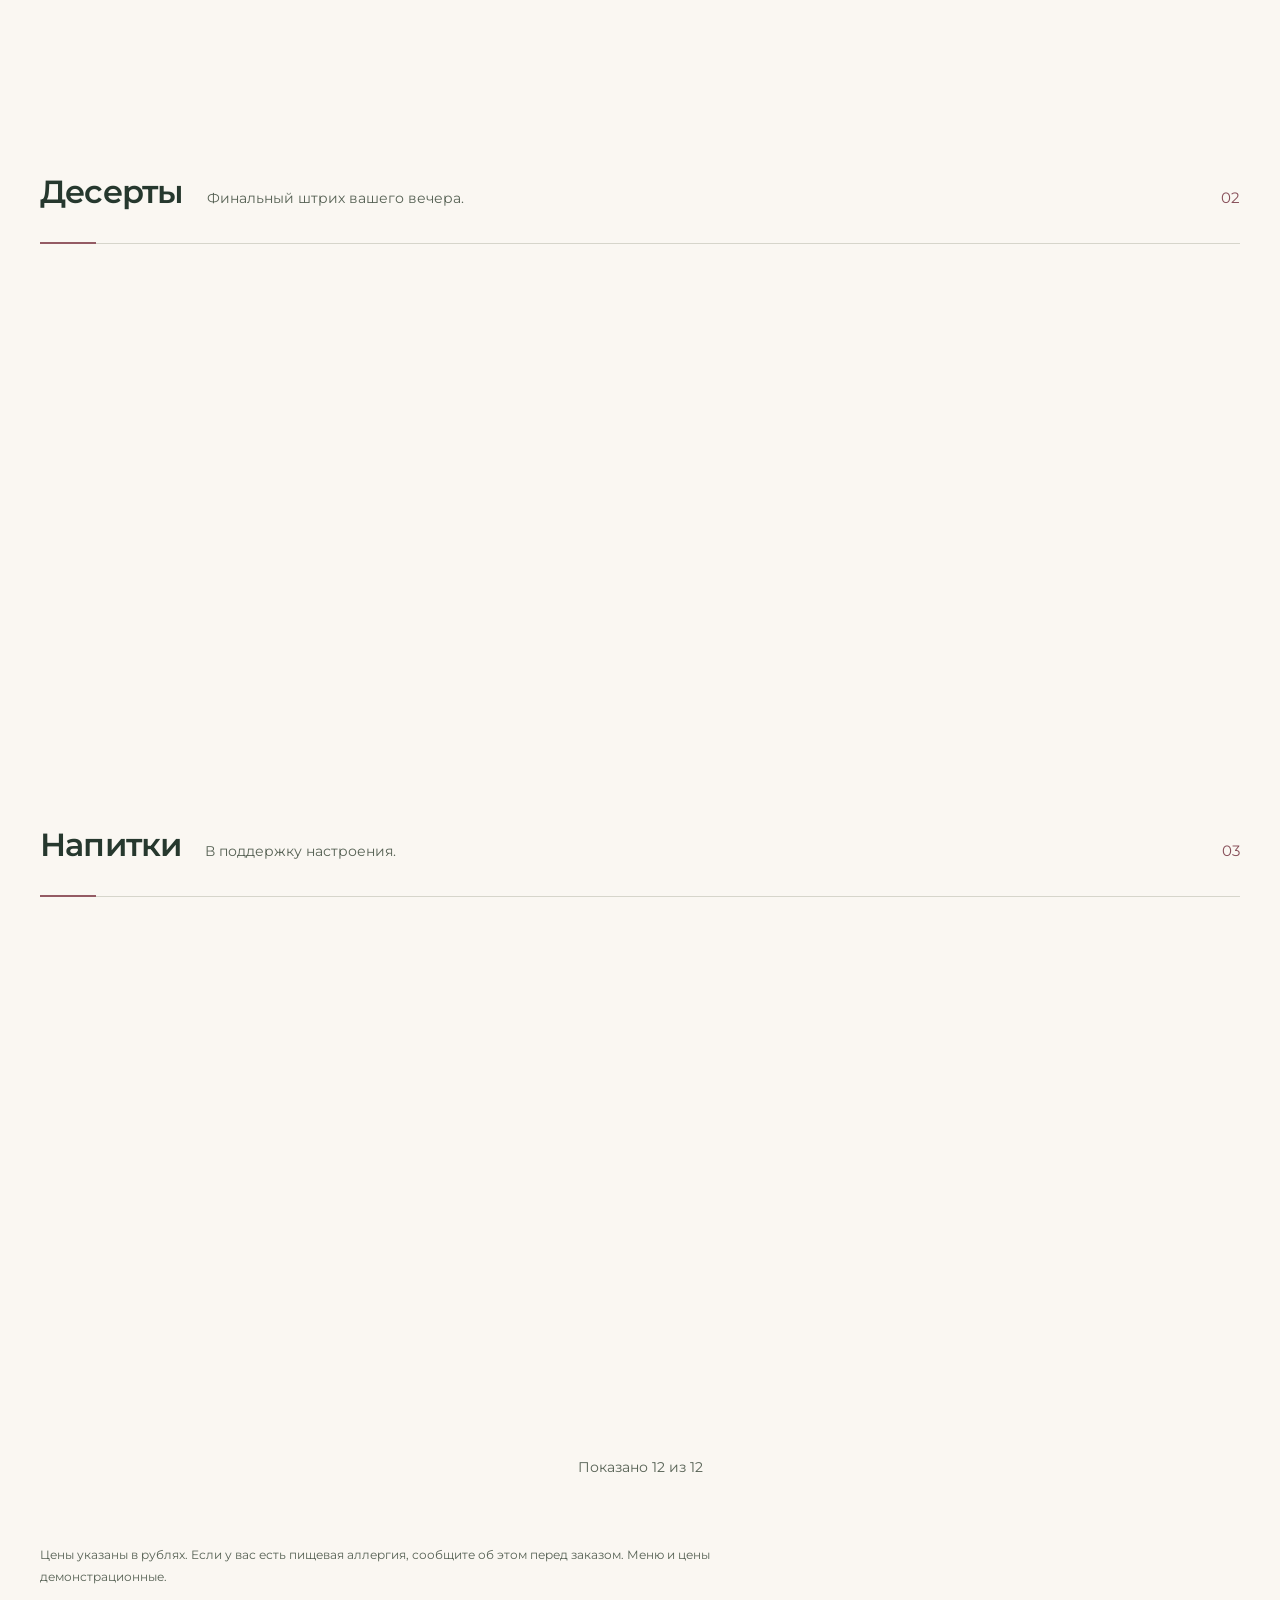
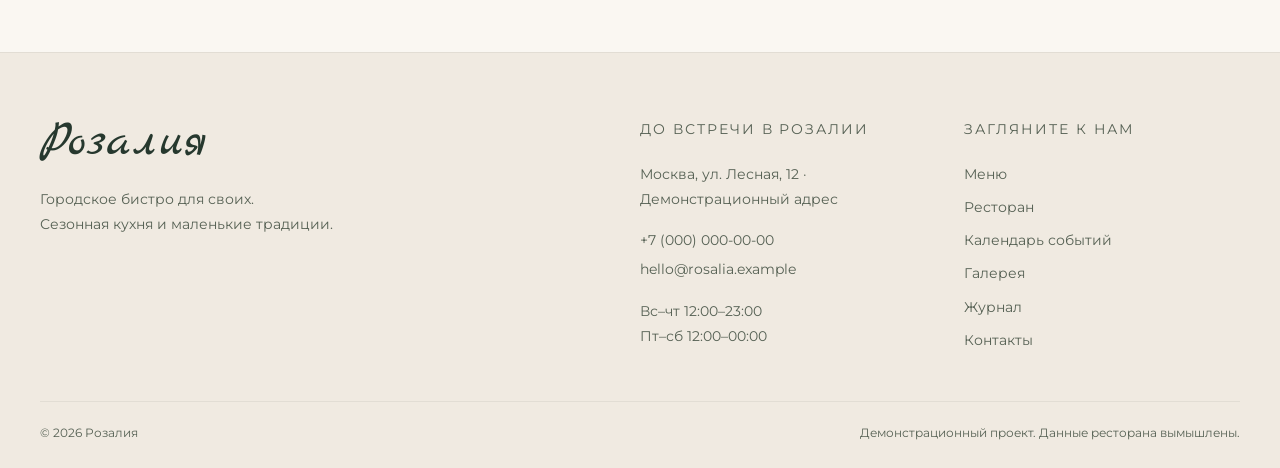
<file: menu/index.html>
<!doctype html>
<html lang="ru">
<head>
  <meta charset="utf-8">
  <meta name="viewport" content="width=device-width, initial-scale=1">
  <script>
    if (typeof IntersectionObserver === 'function' && !matchMedia('(prefers-reduced-motion: reduce)').matches) {
      document.documentElement.classList.add('image-reveal-pending');
      setTimeout(() => document.documentElement.classList.remove('image-reveal-pending'), 3000);
    }
  </script>
  <title>Меню — Розалия</title>
  <meta name="description" content="Сезонное меню Розалии: закуски, горячие блюда, десерты и напитки. Поиск по названию и актуальные цены.">
  <link rel="canonical" href="https://mansiks1.github.io/restaurant-site-demo/menu/">
  <meta property="og:locale" content="ru_RU">
  <meta property="og:site_name" content="Розалия">
  <meta property="og:title" content="Меню — Розалия">
  <meta property="og:description" content="Сезонное меню Розалии: закуски, горячие блюда, десерты и напитки. Поиск по названию и актуальные цены.">
  <meta property="og:type" content="website">
  <meta property="og:image" content="https://mansiks1.github.io/restaurant-site-demo/assets/img/interior.webp">
  <meta name="twitter:card" content="summary_large_image">
  <meta name="theme-color" content="#FAF7F2">
  <link rel="icon" type="image/svg+xml" href="../assets/img/favicon.svg">
  <link rel="preconnect" href="https://fonts.googleapis.com">
  <link rel="preconnect" href="https://fonts.gstatic.com" crossorigin>
  <link href="https://fonts.googleapis.com/css2?family=Marck+Script&amp;family=Montserrat:wght@300;400;500;600;700&amp;display=swap" rel="stylesheet">
  <link rel="stylesheet" href="../assets/css/variables.css">
  <link rel="stylesheet" href="../assets/css/base.css">
  <link rel="stylesheet" href="../assets/css/components.css">
  <link rel="stylesheet" href="../assets/css/pages.css">
  <script type="module" src="../assets/js/main.js"></script>
  <script type="module" src="../assets/js/menu.js"></script>
</head>
<body data-page="menu">
  <a class="skip-link" href="#main">Перейти к содержимому</a>
  <header class="site-header" data-site-header></header>
  <main id="main"><section class="page-heading page-hero"><div class="container page-hero-layout"><div class="page-hero-copy"><nav class="breadcrumbs" aria-label="Хлебные крошки"><a href="../">Главная</a><span aria-hidden="true">/</span><span aria-current="page">Меню</span></nav><p class="eyebrow">Сезон за столом</p><h1>Меню</h1><div class="page-hero-intro"><p class="page-intro">Знакомые продукты, неожиданные сочетания. Готовим бережно, подаём с удовольствием.</p></div></div><figure class="image-frame page-hero-media"><img class="page-hero-image" src="../assets/img/dish-truffle-pasta.webp" alt="Паста с трюфелем · ИИ-визуализация" width="960" height="720" loading="lazy" decoding="async"><figcaption class="image-label">ИИ-визуализация</figcaption></figure></div></section>
<div class="menu-toolbar"><div class="container toolbar-inner"><nav class="category-nav" aria-label="Категории меню" data-categories></nav><div class="search-field"><label class="sr-only" for="dish-search">Поиск по названию блюда</label><span aria-hidden="true">⌕</span><input id="dish-search" type="search" placeholder="Найти блюдо" autocomplete="off"></div></div></div>
<section class="chef-picks" data-chef-section aria-labelledby="chef-heading" hidden><div class="container"><div class="section-top"><div><p class="eyebrow">С чего начать знакомство</p><h2 id="chef-heading">Выбор шефа</h2></div><p class="section-copy">Три блюда, в которых — настроение нашей кухни.</p></div><div class="chef-grid" data-chef-picks></div></div></section>
<section class="container menu-content"><div class="menu-caption"><p>Осень — зима / 2026</p><p data-menu-count role="status">Загружаем меню…</p></div><div data-menu-sections aria-busy="false"></div><div id="menu-sentinel" aria-hidden="true" hidden></div><div class="menu-pagination"><p data-menu-progress role="status"></p><button class="button button-ghost" type="button" data-menu-more hidden>Показать ещё</button></div><p class="menu-disclaimer">Цены указаны в рублях. Если у вас есть пищевая аллергия, сообщите об этом перед заказом. Меню и цены демонстрационные.</p></section></main>
  <footer class="site-footer" data-site-footer></footer>
  <noscript><p class="container notice">Для загрузки меню, афиши и статей включите JavaScript. Все контакты доступны на странице «Контакты».</p></noscript>
</body>
</html>
</file>
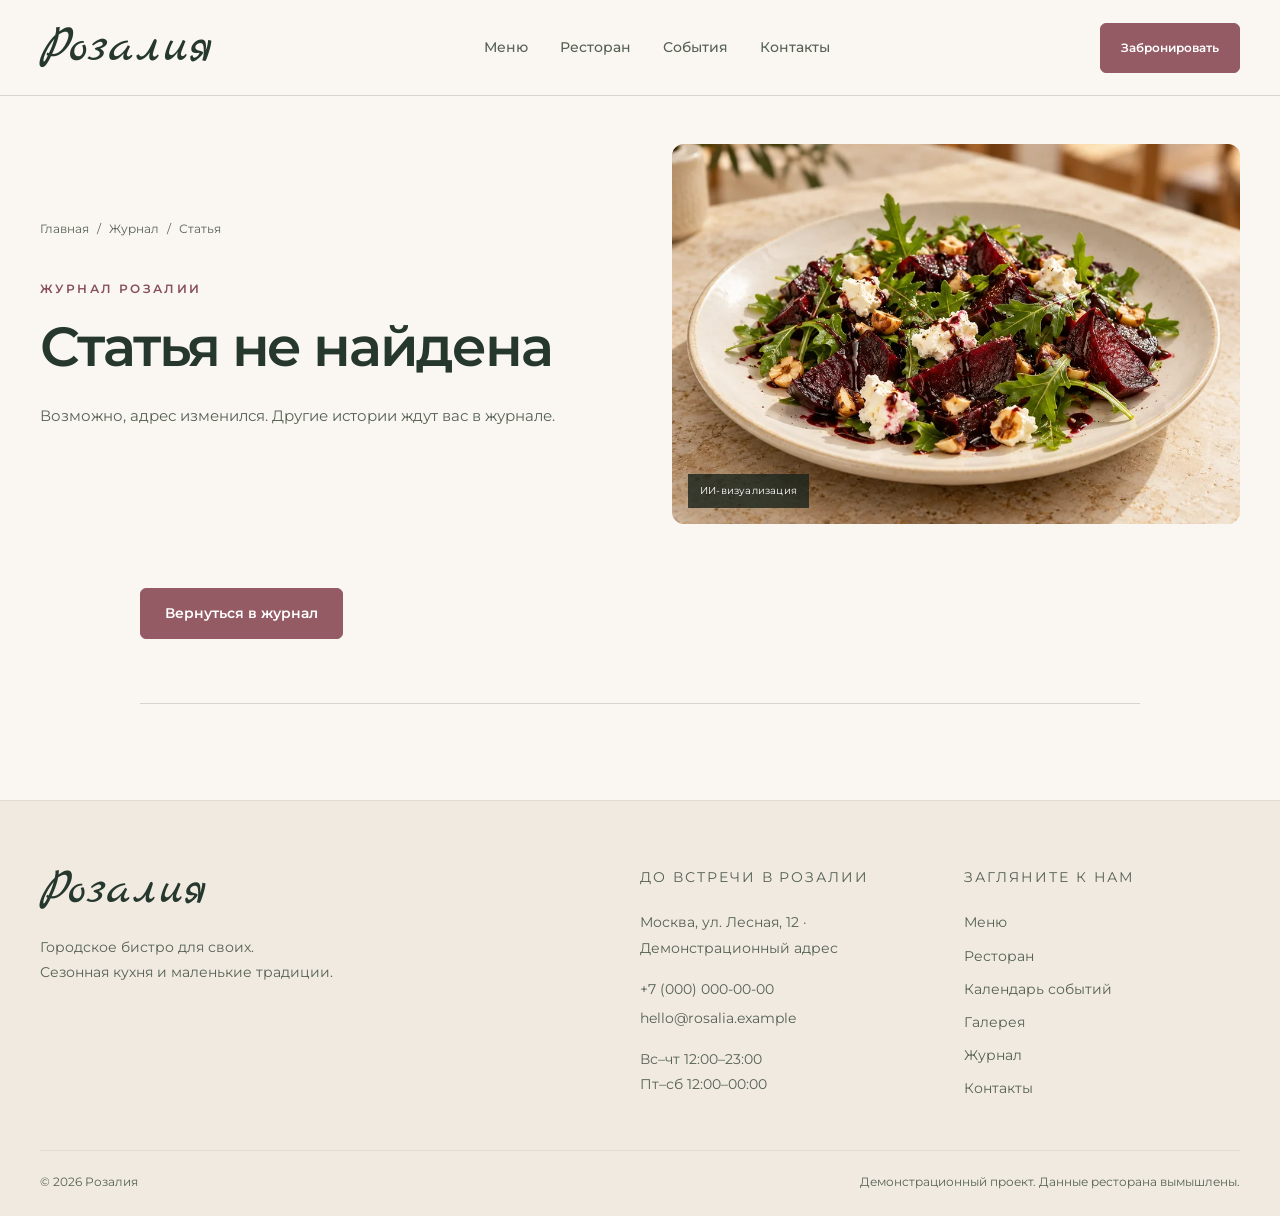
<file: blog/post.html>
<!doctype html>
<html lang="ru">
<head>
  <meta charset="utf-8">
  <meta name="viewport" content="width=device-width, initial-scale=1">
  <script>
    if (typeof IntersectionObserver === 'function' && !matchMedia('(prefers-reduced-motion: reduce)').matches) {
      document.documentElement.classList.add('image-reveal-pending');
      setTimeout(() => document.documentElement.classList.remove('image-reveal-pending'), 3000);
    }
  </script>
  <title>Статья журнала — Розалия</title>
  <meta name="description" content="Истории и заметки о кухне и атмосфере Розалии. Читайте журнал ресторана.">
  <link rel="canonical" href="https://mansiks1.github.io/restaurant-site-demo/blog/post.html">
  <meta property="og:locale" content="ru_RU">
  <meta property="og:site_name" content="Розалия">
  <meta property="og:title" content="Статья журнала — Розалия">
  <meta property="og:description" content="Истории и заметки о кухне и атмосфере Розалии. Читайте журнал ресторана.">
  <meta property="og:type" content="website">
  <meta property="og:image" content="https://mansiks1.github.io/restaurant-site-demo/assets/img/interior.webp">
  <meta name="twitter:card" content="summary_large_image">
  <meta name="theme-color" content="#FAF7F2">
  <link rel="icon" type="image/svg+xml" href="../assets/img/favicon.svg">
  <link rel="preconnect" href="https://fonts.googleapis.com">
  <link rel="preconnect" href="https://fonts.gstatic.com" crossorigin>
  <link href="https://fonts.googleapis.com/css2?family=Marck+Script&amp;family=Montserrat:wght@300;400;500;600;700&amp;display=swap" rel="stylesheet">
  <link rel="stylesheet" href="../assets/css/variables.css">
  <link rel="stylesheet" href="../assets/css/base.css">
  <link rel="stylesheet" href="../assets/css/components.css">
  <link rel="stylesheet" href="../assets/css/pages.css">
  <script type="module" src="../assets/js/main.js"></script>
  <script type="module" src="../assets/js/blog.js"></script>
</head>
<body data-page="blog">
  <a class="skip-link" href="#main">Перейти к содержимому</a>
  <header class="site-header" data-site-header></header>
  <main id="main"><article class="article"><section class="page-heading page-hero"><div class="container page-hero-layout"><div class="page-hero-copy"><nav class="breadcrumbs" aria-label="Хлебные крошки"><a href="../">Главная</a><span aria-hidden="true">/</span><a href="./">Журнал</a><span aria-hidden="true">/</span><span aria-current="page" data-post-crumb>Статья</span></nav><p class="eyebrow" data-post-category>Журнал Розалии</p><h1 data-post-title>История из нашего журнала</h1><div class="page-hero-intro"><p class="page-intro" data-post-description>Загружаем материал…</p><div class="article-meta card-meta" data-post-meta></div></div></div><figure class="image-frame page-hero-media"><img class="page-hero-image" src="../assets/img/dish-baked-beetroot.webp" alt="Сезонная кухня · ИИ-визуализация" width="960" height="720" loading="lazy" decoding="async"><figcaption class="image-label">ИИ-визуализация</figcaption></figure></div></section><div class="container article-content"><div data-post-content></div><nav class="post-neighbors" aria-label="Соседние статьи" data-post-neighbors></nav></div></article></main>
  <footer class="site-footer" data-site-footer></footer>
  <noscript><p class="container notice">Для загрузки меню, афиши и статей включите JavaScript. Все контакты доступны на странице «Контакты».</p></noscript>
</body>
</html>
</file>
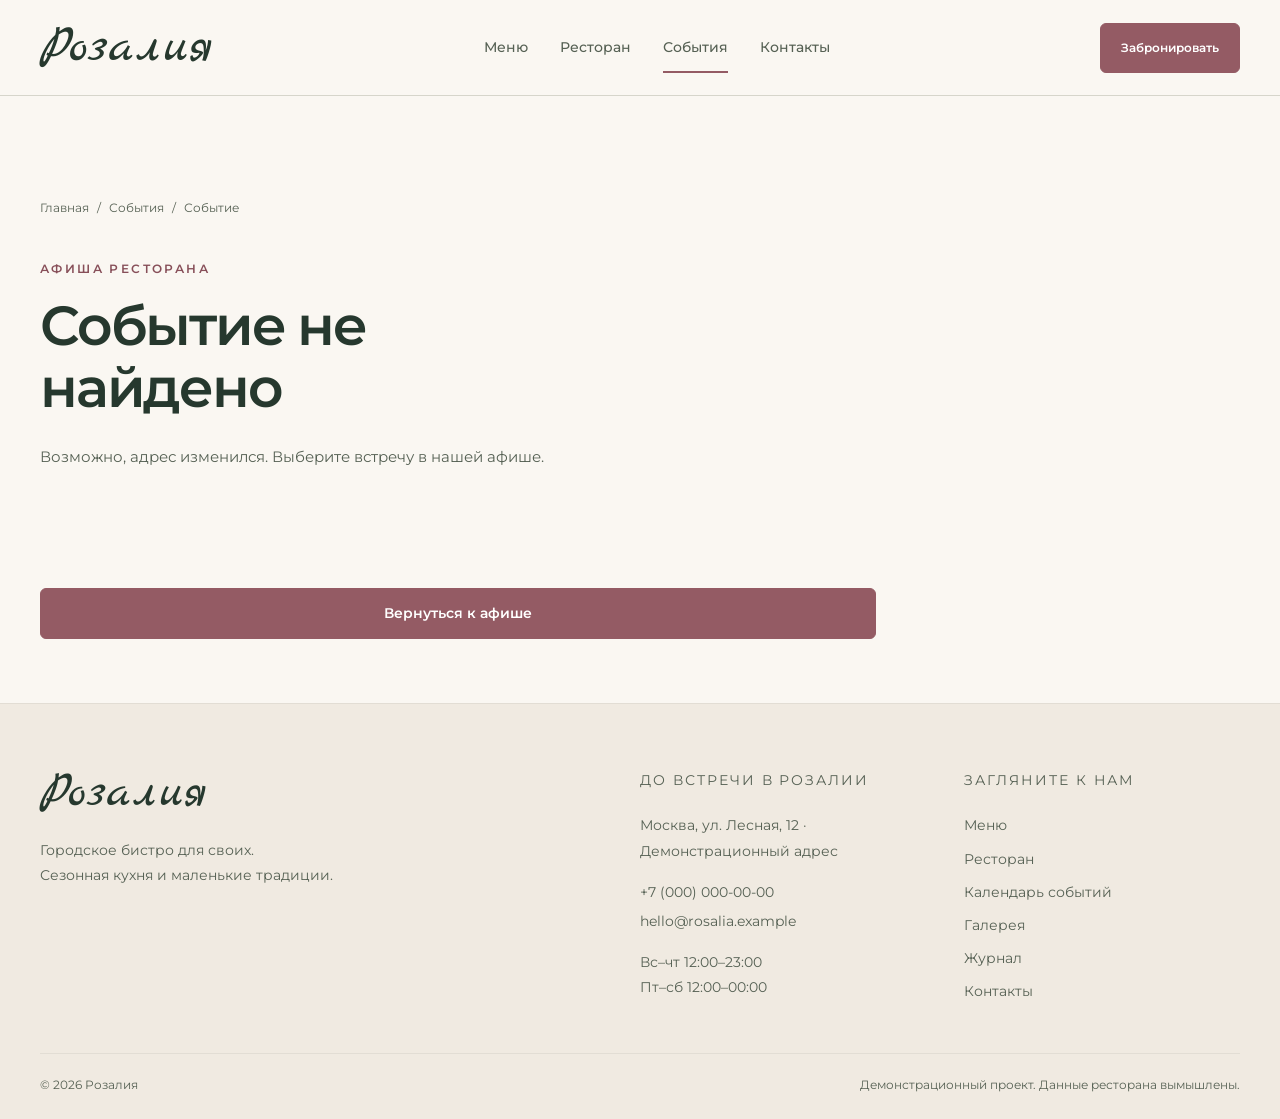
<file: events/event.html>
<!doctype html>
<html lang="ru">
<head>
  <meta charset="utf-8">
  <meta name="viewport" content="width=device-width, initial-scale=1">
  <script>
    if (typeof IntersectionObserver === 'function' && !matchMedia('(prefers-reduced-motion: reduce)').matches) {
      document.documentElement.classList.add('image-reveal-pending');
      setTimeout(() => document.documentElement.classList.remove('image-reveal-pending'), 3000);
    }
  </script>
  <title>Событие — Розалия</title>
  <meta name="description" content="Подробности события в Розалии: программа, дата, время и стоимость участия. Бронирование стола через контакты.">
  <link rel="canonical" href="https://mansiks1.github.io/restaurant-site-demo/events/event.html">
  <meta property="og:locale" content="ru_RU">
  <meta property="og:site_name" content="Розалия">
  <meta property="og:title" content="Событие — Розалия">
  <meta property="og:description" content="Подробности события в Розалии: программа, дата, время и стоимость участия. Бронирование стола через контакты.">
  <meta property="og:type" content="website">
  <meta property="og:image" content="https://mansiks1.github.io/restaurant-site-demo/assets/img/home-hero.webp">
  <meta name="twitter:card" content="summary_large_image">
  <meta name="theme-color" content="#FAF7F2">
  <link rel="icon" type="image/svg+xml" href="../assets/img/favicon.svg">
  <link rel="preconnect" href="https://fonts.googleapis.com">
  <link rel="preconnect" href="https://fonts.gstatic.com" crossorigin>
  <link href="https://fonts.googleapis.com/css2?family=Marck+Script&amp;family=Montserrat:wght@300;400;500;600;700&amp;display=swap" rel="stylesheet">
  <link rel="stylesheet" href="../assets/css/variables.css">
  <link rel="stylesheet" href="../assets/css/base.css">
  <link rel="stylesheet" href="../assets/css/components.css">
  <link rel="stylesheet" href="../assets/css/pages.css">
  <script type="module" src="../assets/js/main.js"></script>
  <script type="module" src="../assets/js/events.js"></script>
</head>
<body data-page="events">
  <a class="skip-link" href="#main">Перейти к содержимому</a>
  <header class="site-header" data-site-header></header>
  <main id="main"><section class="page-heading page-hero"><div class="container page-hero-layout"><div class="page-hero-copy"><nav class="breadcrumbs" aria-label="Хлебные крошки"><a href="../">Главная</a><span aria-hidden="true">/</span><a href="./">События</a><span aria-hidden="true">/</span><span aria-current="page" data-detail-crumb>Событие</span></nav><p class="eyebrow" data-event-kind>Афиша ресторана</p><h1 data-detail-title>Событие в Розалии</h1><div class="page-hero-intro"><p class="page-intro" data-detail-intro>Загружаем подробности встречи…</p></div></div><figure class="image-frame page-hero-media"><img class="page-hero-image" src="../assets/img/home-hero.webp" alt="Вечер в бистро · ИИ-визуализация" width="1122" height="1402" loading="lazy" decoding="async"><figcaption class="image-label">ИИ-визуализация</figcaption></figure></div></section><section class="container detail-layout" data-event-detail></section></main>
  <footer class="site-footer" data-site-footer></footer>
  <noscript><p class="container notice">Для загрузки меню, афиши и статей включите JavaScript. Все контакты доступны на странице «Контакты».</p></noscript>
</body>
</html>
</file>
<file: assets/css/variables.css>
:root {
  color-scheme: light;
  --color-bg: #FAF7F2; --color-surface: #F0EAE1; --color-raised: #E7DDD3;
  --color-text: #26382E; --color-muted: #566154; --color-accent: #945B64;
  --color-accent-text: #874F59; --color-accent-hover: #7D4650; --color-line: #D6D5CB; --color-soft-line: #E2DDD4;
  --color-light: #FAF7F2; --color-ink: #26382E; --color-danger: #A3322B; --color-white: #FFFFFF;
  --color-on-accent: #FFFFFF; --color-overlay: rgba(25,35,28,.8); --color-transparent: transparent;
  --font-body: 'Montserrat', sans-serif; --font-display: 'Montserrat', sans-serif; --font-logo: 'Marck Script', cursive;
  --text-xs: .75rem; --text-sm: .875rem; --text-base: .9375rem;
  --text-lg: 1.125rem; --text-xl: 1.375rem; --text-2xl: 1.5rem;
  --text-title: clamp(2.6rem, 5vw, 4rem); --text-heading: clamp(2rem, 3.4vw, 2.8rem);
  --text-tiny: .6875rem;
  --text-calendar-dot: 5px; --text-input-mobile: 16px;
  --text-brand: 52px; --text-brand-mobile: 46px; --text-dish: 1.125rem;
  --text-stat: 2.5rem; --text-price: 1.6rem; --text-contact: 1.5rem; --text-contact-mobile: 1.3rem;
  --text-map: 3rem; --text-reserve-mobile: 2rem; --text-category-mobile: 1.5rem;
  --text-hero: clamp(2.8rem, 4.5vw, 4.2rem); --text-hero-tablet: clamp(2.6rem,4.5vw,3.8rem);
  --text-hero-mobile: clamp(2.5rem, 9vw, 3.6rem); --text-page-mobile: 36px;
  --text-heading-mobile: clamp(1.8rem, 6.5vw, 2.5rem); --text-category: clamp(1.5rem, 3vw, 2rem);
  --text-prose-heading: clamp(1.5rem,3vw,2rem); --text-category-nav: .6875rem;
  --text-nav: 14px; --text-page-hero: clamp(2.6rem,4.3vw,3.6rem); --text-breadcrumb: 12px;
  --text-page-tablet: 40px; --text-footer-logo: 50px; --text-photo-label: 10px;
  --hero-height: 380px; --hero-height-mobile: 240px; --calendar-cell: 40px;
  --s-1: .25rem; --s-2: .5rem; --s-3: .75rem; --s-4: 1rem; --s-5: 1.25rem;
  --s-6: 1.5rem; --s-7: 2rem; --s-8: 2.5rem; --s-9: 3rem; --s-10: 4rem;
  --s-11: 5rem; --s-12: 6rem; --s-13: 8rem;
  --container: 1200px; --gutter: 32px; --header-height: 96px; --header-mobile: 128px;
  --header-logo-mobile: 76px; --header-nav-mobile: 52px;
  --radius: 6px; --radius-image: 12px; --radius-pill: 100px; --radius-round: 50%;
  --shadow: 0 14px 48px #26382E12; --focus: 0 0 0 3px #874F59;
  --transition: 180ms ease; --border: 1px solid var(--color-line);
  --reveal-distance: 18px; --reveal-duration: 450ms;
}
</file>
<file: assets/css/base.css>
*, *::before, *::after { box-sizing: border-box; }
html { scroll-behavior: smooth; scroll-padding-top: calc(var(--header-height) + var(--s-6)); }
body { margin: 0; background: var(--color-bg); color: var(--color-text); font: 400 var(--text-base)/1.8 var(--font-body); -webkit-font-smoothing: antialiased; }
img, svg { display: block; max-width: 100%; }
img { height: auto; object-fit: cover; }
a { color: inherit; text-decoration: none; text-underline-offset: var(--s-1); }
button, input, select { font: inherit; }
button, a, input { -webkit-tap-highlight-color: var(--color-transparent); }
button { cursor: pointer; }
button:disabled { cursor: default; opacity: .5; }
button, input { border-radius: var(--radius); }
input { max-width: 100%; }
button { color: inherit; }
button:focus-visible, a:focus-visible, input:focus-visible { outline: 2px solid var(--color-accent); outline-offset: 5px; }
::selection { color: var(--color-on-accent); background: var(--color-accent); }
h1, h2, h3, h4, p, figure { margin: 0; }
h1, h2, h3, h4 { font-family: var(--font-display); font-weight: 600; line-height: 1.2; }
h1 { font-size: var(--text-title); letter-spacing: -.035em; }
h2 { font-size: var(--text-heading); letter-spacing: -.025em; }
h3 { font-size: var(--text-2xl); }
p + p { margin-top: var(--s-5); }
em { font-weight: 400; }
ul { padding-left: var(--s-6); }
[hidden] { display: none !important; }
.container { width: min(100% - var(--gutter) * 2, var(--container)); margin-inline: auto; }
.section { padding-block: var(--s-11); }
.eyebrow { color: var(--color-accent-text); font-size: var(--text-xs); font-weight: 600; letter-spacing: .2em; text-transform: uppercase; }
.muted { color: var(--color-muted); }
.sr-only { position: absolute; width: 1px; height: 1px; padding: 0; margin: -1px; overflow: hidden; clip: rect(0,0,0,0); white-space: nowrap; border: 0; }
.skip-link { position: fixed; top: var(--s-4); left: var(--s-4); padding: var(--s-3) var(--s-5); z-index: 100; background: var(--color-accent); color: var(--color-on-accent); transform: translateY(-200%); }
.skip-link:focus { transform: none; }
.notice, .empty-state { border: var(--border); padding: var(--s-7); color: var(--color-muted); }
.error-state { color: var(--color-danger); }
.prose { max-width: 740px; font-size: var(--text-base); }
.prose h2 { font-size: var(--text-prose-heading); margin-block: var(--s-9) var(--s-5); }
.prose h3 { margin-block: var(--s-7) var(--s-4); }
.prose a { text-decoration: underline; color: var(--color-accent-text); }
.prose ul, .prose ol { margin-block: var(--s-5); }
.prose blockquote { margin: var(--s-7) 0; border-left: 2px solid var(--color-accent); padding-left: var(--s-6); color: var(--color-muted); }
.prose img { margin-block: var(--s-7); width: 100%; }
@media (prefers-reduced-motion: reduce) { html { scroll-behavior: auto; } *, *::before, *::after { animation: none !important; transition: none !important; } }
</file>
<file: assets/css/components.css>
.site-header { position: sticky; top: 0; z-index: 30; height: var(--header-height); background: var(--color-bg); border-bottom: var(--border); }
.header-inner { display: grid; grid-template-columns: auto minmax(0,1fr) auto; align-items: center; gap: var(--s-8); height: 100%; }
.brand { display: inline-flex; align-items: center; justify-content: center; flex-shrink: 0; }
.brand-name { display: block; font: 400 var(--text-brand)/1 var(--font-logo); color: var(--color-text); white-space: nowrap; }
.primary-nav { display: flex; justify-content: center; align-items: stretch; gap: var(--s-7); height: 100%; min-width: 0; }
.nav-link { display: inline-flex; align-items: center; justify-content: center; position: relative; min-height: 44px; padding-block: var(--s-4); font-size: var(--text-nav); font-weight: 500; line-height: 1.4; color: var(--color-muted); }
.nav-link:hover { color: var(--color-accent-text); }
.nav-link[aria-current="page"]::after { content: ''; position: absolute; bottom: 22px; height: 2px; left: 0; right: 0; background: var(--color-accent); }
.site-header .header-book { font-size: var(--text-xs); padding-inline: var(--s-5); }
.footer-contact-copy { display: grid; gap: var(--s-1); margin-block: var(--s-4); font-size: var(--text-sm); color: var(--color-muted); }
.footer-contact-copy a:hover { color: var(--color-accent-text); }
@media (max-width:1023px) {
  :root { --header-height: var(--header-mobile); }
  .header-inner { grid-template-columns: minmax(0,1fr) auto; grid-template-rows: var(--header-logo-mobile) var(--header-nav-mobile); gap: 0 var(--s-4); }
  .header-inner .brand { justify-self: start; }
  .header-inner .brand-name { font-size: var(--text-brand-mobile); }
  .header-book { grid-column: 2; grid-row: 1; min-height: 44px; }
  .primary-nav { grid-column: 1/-1; grid-row: 2; display: grid; grid-template-columns: repeat(4,minmax(0,1fr)); gap: var(--s-2); width: 100%; }
  .nav-link { font-size: var(--text-xs); padding: var(--s-2) 0; }
  .nav-link[aria-current="page"]::after { bottom: 4px; left: 24%; right: 24%; }
}
.button { display: inline-flex; align-items: center; justify-content: center; gap: var(--s-7); min-height: 50px; padding: var(--s-3) var(--s-6); border: 1px solid var(--color-accent); background: var(--color-accent); color: var(--color-on-accent); font-size: var(--text-sm); font-weight: 600; border-radius: var(--radius); transition: background var(--transition), border-color var(--transition); }
.button:hover { background: var(--color-accent-hover); border-color: var(--color-accent-hover); }
.button-ghost { background: var(--color-transparent); color: var(--color-text); border-color: var(--color-line); }
.button-ghost:hover { background: var(--color-raised); border-color: var(--color-accent-text); }
.button-small { min-height: 42px; padding: var(--s-2) var(--s-5); font-size: var(--text-xs); }
.text-link { display: inline-flex; gap: var(--s-7); align-items: center; font-size: var(--text-sm); border-bottom: 1px solid var(--color-accent); padding-bottom: var(--s-2); }
.text-link:hover { color: var(--color-accent-text); }
.section-top { display: flex; align-items: end; justify-content: space-between; gap: var(--s-7); margin-bottom: var(--s-8); }
.section-top .eyebrow { margin-bottom: var(--s-4); }
.section-copy { max-width: 380px; color: var(--color-muted); }
.image-frame { position: relative; overflow: hidden; background: var(--color-surface); }
@media (prefers-reduced-motion: no-preference) {
  :where(.image-reveal-pending) main :where(.image-frame, .gallery-button, [data-reveal]) { opacity: 0; }
  :where(.image-reveal-pending) main :where(.image-frame, .gallery-button, [data-reveal]) > * { translate: 0 var(--reveal-distance); }
}
.reveal { opacity: 0; }
.reveal > * { translate: 0 var(--reveal-distance); }
.reveal.is-visible { opacity: 1; transition: opacity var(--reveal-duration) ease; }
.reveal.is-visible > * { translate: 0; transition: translate var(--reveal-duration) ease, transform 600ms ease; }
@media (prefers-reduced-motion: reduce) { .reveal { opacity: 1; transition: none; } .reveal > * { translate: none; transition: none; } }
.image-frame img { width: 100%; transition: transform 600ms ease; }
.image-label { position: absolute; bottom: var(--s-4); left: var(--s-4); right: var(--s-4); width: fit-content; max-width: calc(100% - var(--s-7)); padding: var(--s-2) var(--s-3); color: var(--color-white); background: var(--color-overlay); font-size: var(--text-xs); letter-spacing: .02em; }
.card:hover .image-frame img { transform: scale(1.025); }
.card-grid { display: grid; grid-template-columns: repeat(3,minmax(0,1fr)); gap: var(--s-6); }
.card { min-width: 0; }
.card .image-frame { aspect-ratio: 4/3; }
.card .image-frame img { height: 100%; }
.card-content { padding-block: var(--s-5); }
.card-content h3 { margin-block: var(--s-3); }
.card-content p { color: var(--color-muted); font-size: var(--text-sm); }
.card-meta { display: flex; gap: var(--s-3); flex-wrap: wrap; color: var(--color-accent-text); font-size: var(--text-xs); }
.card-title-link::after { content: ' ↗'; font-family: var(--font-body); color: var(--color-accent-text); font-size: var(--text-base); }
.tag { font-size: var(--text-xs); padding: var(--s-1) var(--s-3); border: var(--border); border-radius: var(--radius-pill); color: var(--color-muted); }
.breadcrumbs { display: flex; flex-wrap: wrap; gap: var(--s-3); font-size: var(--text-xs); color: var(--color-muted); margin-bottom: var(--s-9); }
.breadcrumbs a:hover { color: var(--color-accent-text); }
.page-heading { padding-block: var(--s-7) var(--s-9); }
.page-heading .eyebrow { margin-bottom: var(--s-4); }
.page-heading h1 { max-width: 940px; }
.page-intro { max-width: 610px; color: var(--color-muted); margin-top: var(--s-5); }
.filter-bar { display: flex; flex-wrap: wrap; gap: var(--s-3); margin-bottom: var(--s-8); }
.filter-button { border: var(--border); padding: var(--s-3) var(--s-5); min-height: 44px; background: none; font-size: var(--text-sm); color: var(--color-muted); }
.filter-button:hover { border-color: var(--color-accent-text); color: var(--color-text); }
.filter-button[aria-pressed="true"] { color: var(--color-on-accent); background: var(--color-accent); border-color: var(--color-accent-text); }
.reservation-band { display: grid; grid-template-columns: 1fr auto; align-items: center; gap: var(--s-7); padding: var(--s-9); border: var(--border); background: var(--color-surface); }
.reservation-band p { color: var(--color-muted); margin-top: var(--s-4); max-width: 600px; }
.site-footer { background: var(--color-surface); margin-top: var(--s-10); border-top: 1px solid var(--color-soft-line); padding-block: var(--s-10) var(--s-6); }
.footer-grid { display: grid; grid-template-columns: 2fr 1fr 1fr; gap: var(--s-9); }
.footer-grid p, .footer-grid a:not(.brand) { color: var(--color-muted); font-size: var(--text-sm); }
.footer-heading { font-size: var(--text-xs); letter-spacing: .14em; text-transform: uppercase; margin-bottom: var(--s-5); color: var(--color-accent-text); }
.footer-links { display: grid; gap: var(--s-2); }
.footer-note { border-top: 1px solid var(--color-soft-line); margin-top: var(--s-9); padding-top: var(--s-5); display: flex; justify-content: space-between; gap: var(--s-6); color: var(--color-muted); font-size: var(--text-xs); }

.footer-intro { margin-top: var(--s-5); }
</file>
<file: assets/css/pages.css>
.hero { position: relative; display: grid; grid-template-columns: 1fr 1fr; min-height: 650px; padding-block: var(--s-9); gap: var(--s-6); }
.hero-copy { padding-block: var(--s-8); display: flex; flex-direction: column; align-items: start; justify-content: center; position: relative; z-index: 1; }
.hero .eyebrow { margin-bottom: var(--s-7); }
.hero h1 { font-size: var(--text-hero); max-width: 650px; }
.hero h1 em { color: var(--color-accent-text); }
.hero-description { color: var(--color-muted); max-width: 370px; margin-top: var(--s-6); }
.hero-actions { display: flex; flex-wrap: wrap; gap: var(--s-5); margin-top: var(--s-8); align-items: center; }
.hero-image { min-height: 580px; border-radius: var(--radius-image); }
.hero-image img { width: 100%; height: 100%; position: absolute; inset: 0; }
.hero-bottom { margin-top: var(--s-9); display: flex; align-items: center; gap: var(--s-5); font-size: var(--text-xs); color: var(--color-muted); }
.hero-bottom::before { content: ''; width: 42px; height: 1px; background: var(--color-accent); }
.marquee { border-block: 1px solid var(--color-line); padding-block: var(--s-5); display: flex; justify-content: center; flex-wrap: wrap; gap: var(--s-5) var(--s-9); font-size: var(--text-xs); text-transform: uppercase; letter-spacing: .17em; color: var(--color-muted); }
.marquee span::before { content: '·'; color: var(--color-accent-text); margin-right: var(--s-5); }
.story-grid { display: grid; grid-template-columns: 1.05fr 1fr; align-items: center; gap: var(--s-11); }
.story-image { aspect-ratio: 5/4; }
.story-image img { height: 100%; }
.story-copy .eyebrow { margin-bottom: var(--s-5); }
.story-copy p:not(.eyebrow) { color: var(--color-muted); margin-block: var(--s-6); }
.section-tinted { background: var(--color-surface); }
.home-dish-footer { display: flex; align-items: baseline; justify-content: space-between; gap: var(--s-4); }
.home-dish-footer h3 { font-size: var(--text-2xl); }
.price { white-space: nowrap; color: var(--color-accent-text); font-size: var(--text-sm); }
.home-events { display: grid; grid-template-columns: .85fr 1.15fr; gap: var(--s-11); align-items: start; }
.home-events-copy { position: sticky; top: calc(var(--header-height) + var(--s-9)); }
.home-events-copy h2 { margin-block: var(--s-5); }
.home-events-copy p:not(.eyebrow) { color: var(--color-muted); margin-block: var(--s-6); }
.event-row { display: grid; grid-template-columns: 68px 1fr auto; gap: var(--s-6); border-top: var(--border); padding-block: var(--s-6); align-items: center; }
.event-date { color: var(--color-accent-text); font-size: var(--text-xs); text-align: center; text-transform: uppercase; }
.event-date b { display: block; font: 400 var(--text-stat)/1.05 var(--font-display); }
.event-row h3 { font-size: var(--text-2xl); margin-block: var(--s-2); }
.event-row p { color: var(--color-muted); font-size: var(--text-xs); }
.event-row-arrow { color: var(--color-accent-text); font-size: var(--text-xl); }

.menu-toolbar { position: sticky; top: var(--header-height); z-index: 10; background: var(--color-bg); border-block: 1px solid var(--color-line); }
.toolbar-inner { display: flex; align-items: center; justify-content: space-between; gap: var(--s-6); min-height: 83px; }
.category-nav { display: flex; gap: var(--s-7); flex-wrap: wrap; }
.category-nav a { padding-block: var(--s-3); font-size: var(--text-sm); color: var(--color-muted); }
.category-nav a:hover { color: var(--color-accent-text); }
.category-nav .is-empty { opacity: .45; cursor: default; }
.search-field { display: flex; gap: var(--s-3); align-items: center; border-bottom: var(--border); min-width: 0; }
.search-field span { color: var(--color-accent-text); font-size: var(--text-xl); }
.search-field input { width: 180px; min-height: 44px; padding: var(--s-2); background: none; color: var(--color-text); border: none; font-size: var(--text-sm); }
.search-field input::placeholder { color: var(--color-muted); opacity: 1; }
.menu-caption { display: flex; justify-content: space-between; gap: var(--s-4); padding-block: var(--s-5); color: var(--color-muted); font-size: var(--text-xs); }
.menu-caption p { margin: 0; }
.menu-category { padding-block: var(--s-8); scroll-margin-top: calc(var(--header-height) + 100px); }
.category-heading { display: flex; flex-wrap: wrap; align-items: baseline; gap: var(--s-6); margin-bottom: var(--s-7); border-bottom: var(--border); padding-bottom: var(--s-5); }
.category-heading h2 { font-size: var(--text-category); }
.category-heading p { font-size: var(--text-sm); color: var(--color-muted); }
.category-heading span { margin-left: auto; color: var(--color-accent-text); }
.availability { color: var(--color-accent-text); border-bottom: 1px dashed var(--color-accent); display: inline-block; margin-top: var(--s-3); font-size: var(--text-xs); }
.dish-unavailable img { filter: saturate(.3); }
.menu-disclaimer { font-size: var(--text-xs); color: var(--color-muted); max-width: 740px; margin-block: var(--s-8); }

.events-layout { display: grid; grid-template-columns: minmax(0,1fr) 330px; gap: var(--s-9); align-items: start; }
.events-grid { display: grid; grid-template-columns: repeat(2,minmax(0,1fr)); gap: var(--s-7) var(--s-6); }
.events-selection { display: flex; justify-content: space-between; gap: var(--s-4); margin-block: calc(var(--s-4) * -1) var(--s-6); align-items: center; }
.events-selection p { font-size: var(--text-xs); color: var(--color-muted); }
.clear-filter { background: none; border: none; color: var(--color-accent-text); padding: var(--s-2); font-size: var(--text-xs); min-height: 44px; }
.calendar-panel { padding: var(--s-6); border: var(--border); background: var(--color-surface); position: sticky; top: calc(var(--header-height) + var(--s-7)); }
.calendar-header { display: flex; align-items: center; justify-content: space-between; gap: var(--s-3); margin-block: var(--s-5); }
.calendar-title { font-family: var(--font-body); font-size: var(--text-base); text-transform: capitalize; line-height: 1.5; text-align: center; }
.calendar-arrow { border: var(--border); background: none; padding: var(--s-2); min-width: 36px; min-height: 40px; color: var(--color-accent-text); }
.calendar-week, .calendar-days { display: grid; grid-template-columns: repeat(7,minmax(0,1fr)); gap: var(--s-1); text-align: center; }
.calendar-week { font-size: var(--text-xs); color: var(--color-muted); padding-bottom: var(--s-3); }
.calendar-day { display: flex; flex-direction: column; align-items: center; justify-content: center; position: relative; height: 40px; font-size: var(--text-sm); background: none; border: 1px solid var(--color-transparent); color: var(--color-muted); }
.calendar-day[aria-current="date"] { border-color: var(--color-accent-text); }
.calendar-day span { font-size: var(--text-calendar-dot); line-height: 1; position: absolute; bottom: var(--s-1); }
.calendar-day.has-events { color: var(--color-accent-text); font-weight: 700; background: var(--color-raised); }
.calendar-day.is-selected { color: var(--color-on-accent); background: var(--color-accent); }
.calendar-legend { font-size: var(--text-xs); color: var(--color-muted); border-top: var(--border); margin-top: var(--s-6); padding-top: var(--s-5); }
.calendar-legend span { color: var(--color-accent-text); margin-right: var(--s-2); }
.calendar-help { font-size: var(--text-xs); color: var(--color-muted); }
.detail-layout { display: grid; grid-template-columns: minmax(0,1fr) 300px; gap: var(--s-10); align-items: start; }
.detail-image { aspect-ratio: 16/10; margin-bottom: var(--s-8); }
.detail-image img { height: 100%; }
.detail-sidebar { border: var(--border); padding: var(--s-6); background: var(--color-surface); position: sticky; top: calc(var(--header-height) + var(--s-7)); }
.detail-sidebar p:not(.eyebrow) { color: var(--color-muted); font-size: var(--text-sm); }
.detail-date { display: block; font-size: var(--text-xl); margin-block: var(--s-5) var(--s-3); }
.detail-price { font: 400 var(--text-price) var(--font-display); color: var(--color-accent-text); margin-block: var(--s-6); }
.detail-sidebar .button { width: 100%; margin-top: var(--s-6); gap: var(--s-3); }

.blog-count { font-size: var(--text-xs); margin-block: calc(var(--s-4) * -1) var(--s-6); }
.blog-grid { row-gap: var(--s-8); }
.article { max-width: 1000px; }
.article h1 { max-width: 900px; }
.article-meta { margin-top: var(--s-6); }
.article-cover { aspect-ratio: 16/9; }
.article-cover img { height: 100%; }
.article-body { margin: var(--s-9) auto; }
.post-neighbors { display: grid; grid-template-columns: 1fr 1fr; gap: var(--s-8); border-top: var(--border); margin-top: var(--s-10); padding-top: var(--s-7); }
.post-neighbors a:last-child { text-align: right; }
.neighbor-title { display: block; font: 400 var(--text-2xl)/1.2 var(--font-display); margin-top: var(--s-3); }
.post-neighbors a:hover .neighbor-title { color: var(--color-accent-text); }

.about-layout { display: grid; grid-template-columns: 1fr 1fr; gap: var(--s-10); align-items: start; }
.about-image { aspect-ratio: 4/5; }
.about-image img { height: 100%; }
.about-layout .prose h2:first-child { margin-top: 0; }
.contacts-layout { display: grid; grid-template-columns: .9fr 1.1fr; gap: var(--s-10); }
.contact-item { padding-block: var(--s-6); border-top: var(--border); }
.contact-item .eyebrow { margin-bottom: var(--s-3); }
.contact-item p + p { margin-top: var(--s-2); }
.contact-big { font: 400 var(--text-contact)/1.3 var(--font-display); }
.contact-item .muted, .demo-note { font-size: var(--text-xs); color: var(--color-muted); }
.map-placeholder { min-height: 480px; background: var(--color-surface); border: var(--border); position: relative; overflow: hidden; display: grid; place-items: center; text-align: center; }
.map-lines { position: absolute; inset: -40%; opacity: .3; background: repeating-linear-gradient(20deg, var(--color-transparent) 0 85px, var(--color-line) 86px 92px, var(--color-transparent) 93px 200px), repeating-linear-gradient(110deg, var(--color-transparent) 0 65px, var(--color-line) 66px 74px, var(--color-transparent) 75px 150px); }
.map-center { position: relative; padding: var(--s-7); max-width: 380px; background: var(--color-surface); }
.map-center p { color: var(--color-muted); font-size: var(--text-sm); margin-block: var(--s-4); }
.map-pin { color: var(--color-accent-text); font-size: var(--text-map); display: block; margin-bottom: var(--s-4); }
.gallery-intro { margin-bottom: var(--s-8); color: var(--color-muted); }
.gallery-grid { display: grid; grid-template-columns: repeat(3,minmax(0,1fr)); gap: var(--s-8) var(--s-6); }
.gallery-item:nth-child(3n+2) { padding-top: var(--s-8); }
.gallery-button { display: block; padding: 0; border: none; position: relative; width: 100%; background: var(--color-surface); overflow: hidden; }
.gallery-button img { width: 100%; aspect-ratio: 4/5; transition: transform 500ms ease; }
.gallery-button:hover img { transform: scale(1.03); }
.gallery-zoom { position: absolute; right: var(--s-4); bottom: var(--s-4); width: 36px; height: 36px; display: grid; place-items: center; background: var(--color-bg); color: var(--color-accent-text); }
.gallery-item figcaption { padding-top: var(--s-4); font-size: var(--text-sm); }
.gallery-item figcaption .muted { font-size: var(--text-xs); display: block; margin-top: var(--s-2); }
.lightbox { width: min(100% - var(--s-7),960px); max-height: 90vh; padding: var(--s-6); background: var(--color-bg); color: var(--color-text); border: var(--border); box-shadow: var(--shadow); }
.lightbox::backdrop { background: var(--color-overlay); }
.lightbox img { width: 100%; max-height: 68vh; object-fit: contain; margin-top: var(--s-8); }
.lightbox p { font-size: var(--text-xs); color: var(--color-muted); margin-top: var(--s-5); }
.lightbox-close { position: absolute; top: var(--s-2); right: var(--s-3); width: 44px; height: 44px; background: none; border: none; color: var(--color-accent-text); font-size: var(--text-contact); }

@media (max-width: 1100px) {
  :root { --gutter: 24px; }
  .hero { min-height: 550px; }
  .hero-image { min-height: 530px; }
  .hero h1 { font-size: var(--text-hero-tablet); }
  .story-grid, .home-events { gap: var(--s-9); }
  .hero-actions { gap: var(--s-4); }
  .hero-actions .button { min-width: 200px; }
  .events-layout { grid-template-columns: minmax(0,1fr) 300px; gap: var(--s-6); }
  .events-grid { grid-template-columns: 1fr; }
  .category-nav { gap: var(--s-5); }
  .toolbar-inner { gap: var(--s-5); }
  .search-field input { width: 155px; }
  .detail-layout { gap: var(--s-7); grid-template-columns: minmax(0,1fr) 280px; }
  .about-layout, .contacts-layout { gap: var(--s-7); }
}
@media (max-width: 767px) {
  :root { --gutter: 16px; --s-11: 3.5rem; --s-12: 4rem; }
  h1 { font-size: var(--text-page-mobile); }
  h2 { font-size: var(--text-heading-mobile); }
  .brand-name { font-size: var(--text-brand-mobile); }
  .hero { grid-template-columns: 1fr; padding-top: var(--s-4); gap: var(--s-7); }
  .hero-copy { padding-block: var(--s-6) 0; }
  .hero h1 { font-size: var(--text-hero-mobile); }
  .hero h1 br { display: none; }
  .hero .eyebrow { margin-bottom: var(--s-5); font-size: var(--text-tiny); }
  .hero-description { margin-top: var(--s-5); font-size: var(--text-sm); max-width: 440px; }
  .hero-actions { margin-top: var(--s-6); width: 100%; gap: var(--s-3); }
  .hero-actions .button { min-width: 0; padding-inline: var(--s-4); gap: var(--s-4); flex: 1; font-size: var(--text-xs); }
  .hero-bottom { margin-top: var(--s-6); }
  .hero-image { min-height: 0; height: 390px; border-radius: var(--radius-image); }
  .hero-image img { object-position: center 58%; }
  .marquee { padding: var(--s-4); gap: var(--s-3) var(--s-5); font-size: var(--text-tiny); }
  .marquee span::before { margin-right: var(--s-2); }
  .story-grid, .home-events { grid-template-columns: 1fr; gap: var(--s-7); }
  .story-copy { order: -1; }
  .story-image { aspect-ratio: 5/4; }
  .story-copy p:not(.eyebrow) { font-size: var(--text-sm); }
  .section-top { align-items: start; gap: var(--s-5); }
  .section-top > a { flex-shrink: 0; margin-top: var(--s-2); font-size: var(--text-xs); gap: var(--s-3); }
  .card-grid { grid-template-columns: 1fr; gap: var(--s-6); }
  .card .image-frame { aspect-ratio: 4/3; }
  .home-events-copy { position: static; }
  .event-row { gap: var(--s-4); grid-template-columns: 56px 1fr auto; }
  .event-row h3 { font-size: var(--text-dish); }
  .reservation-band { grid-template-columns: 1fr; padding: var(--s-6); gap: var(--s-6); }
  .reservation-band h2 { font-size: var(--text-reserve-mobile); margin-top: var(--s-3); }
  .reservation-band p:not(.eyebrow) { font-size: var(--text-sm); }
  .reservation-band .button { justify-self: start; }
  .footer-grid { grid-template-columns: 1fr 1fr; gap: var(--s-7); }
  .footer-grid > div:first-child { grid-column: 1/-1; }
  .footer-note { flex-direction: column; gap: var(--s-2); }
  .page-heading { padding-block: var(--s-5) var(--s-7); }
  .breadcrumbs { margin-bottom: var(--s-7); }
  .page-intro { font-size: var(--text-sm); }
  .toolbar-inner { flex-direction: column; align-items: stretch; padding-block: var(--s-3); gap: var(--s-2); }
  .category-nav { flex-wrap: nowrap; justify-content: space-between; gap: var(--s-3); }
  .category-nav a { font-size: var(--text-category-nav); white-space: nowrap; padding-block: var(--s-2); }
  .search-field input { width: 100%; font-size: var(--text-input-mobile); min-height: 38px; }
  .search-field span { font-size: var(--text-lg); }
  .menu-category { scroll-margin-top: calc(var(--header-height) + 115px); }
  .category-heading { gap: var(--s-3); margin-bottom: var(--s-6); }
  .category-heading h2 { font-size: var(--text-category-mobile); }
  .category-heading p { width: calc(100% - var(--s-8)); order: 1; font-size: var(--text-xs); }
  .menu-caption { font-size: var(--text-tiny); }
  .events-layout { grid-template-columns: 1fr; gap: var(--s-8); }
  .events-grid { grid-template-columns: 1fr; }
  .calendar-panel { position: static; width: 100%; max-width: 430px; justify-self: center; }
  .calendar-day { height: 44px; }
  .calendar-arrow { min-width: 44px; min-height: 44px; }
  .detail-layout { grid-template-columns: 1fr; gap: var(--s-7); }
  .detail-sidebar { position: static; }
  .filter-bar { gap: var(--s-2); margin-bottom: var(--s-6); }
  .filter-button { padding-inline: var(--s-4); font-size: var(--text-xs); }
  .events-selection { flex-wrap: wrap; margin-top: 0; }
  .article-cover { aspect-ratio: 4/3; }
  .article-body { margin-block: var(--s-7); }
  .post-neighbors { gap: var(--s-5); }
  .post-neighbors .eyebrow { font-size: var(--text-tiny); letter-spacing: .1em; }
  .neighbor-title { font-size: var(--text-xl); }
  .about-layout, .contacts-layout { grid-template-columns: 1fr; gap: var(--s-7); }
  .about-image { aspect-ratio: 5/4; }
  .contact-big { font-size: var(--text-contact-mobile); overflow-wrap: anywhere; }
  .map-placeholder { min-height: 360px; }
  .gallery-grid { grid-template-columns: repeat(2,minmax(0,1fr)); gap: var(--s-6) var(--s-4); }
  .gallery-item:nth-child(3n+2) { padding-top: 0; }
  .gallery-item:nth-child(even) { padding-top: var(--s-6); }
  .gallery-item figcaption { font-size: var(--text-xs); }
  .gallery-item figcaption .muted { font-size: var(--text-tiny); }
  .lightbox { padding: var(--s-4); }
}



#menu-sentinel { height: 1px; width: 100%; }
.menu-pagination { display: grid; justify-items: center; gap: var(--s-4); padding-block: var(--s-6); }
.menu-pagination p { font-size: var(--text-sm); color: var(--color-muted); }


/* Light editorial introductions, shared by every internal page. */
.page-heading.page-hero { padding-block: var(--s-9) var(--s-10); background: var(--color-bg); }
.page-hero-layout { display: grid; grid-template-columns: minmax(0,1fr) minmax(0,1fr); gap: var(--s-10); align-items: stretch; }
.page-hero-copy { min-width: 0; display: flex; flex-direction: column; justify-content: center; padding-block: var(--s-5); }
.page-hero .breadcrumbs { margin: 0 0 var(--s-8); color: var(--color-muted); font-size: var(--text-breadcrumb); line-height: 1.6; gap: var(--s-2); }
.page-hero .breadcrumbs a:hover { color: var(--color-accent-text); text-decoration: underline; }
.page-hero-copy > .eyebrow { margin-bottom: var(--s-4); }
.page-hero h1 { font-size: var(--text-page-hero); font-weight: 600; line-height: 1.12; letter-spacing: -.04em; overflow-wrap: anywhere; }
.page-hero-intro { margin-top: var(--s-6); }
.page-hero-intro .page-intro { margin: 0; max-width: 520px; }
.page-hero-intro h2 { font-size: var(--text-xl); line-height: 1.45; margin-bottom: var(--s-4); color: var(--color-accent-text); }
.page-hero-intro .article-meta { margin-top: var(--s-5); }
.page-hero-media { min-height: var(--hero-height); border-radius: var(--radius-image); }
.page-hero-image { position: absolute; inset: 0; width: 100%; height: 100%; object-fit: cover; object-position: center 52%; }
.page-hero .image-label { font-size: var(--text-photo-label); }
.hero h1 em, .story-copy em, .section-top em, .home-events-copy em { font-style: normal; font-weight: 600; }
.home-dish-footer { flex-wrap: wrap; }
.home-dish-footer h3 { font-size: var(--text-xl); }
.story-image, .card .image-frame, .detail-image, .about-image { border-radius: var(--radius-image); }
.article { max-width: none; }
.article-content { max-width: 1000px; }
.site-footer .brand-name { font-size: var(--text-footer-logo); }
.footer-grid .brand { justify-content: flex-start; }
@media (max-width:767px) {
  .page-heading.page-hero { padding-block: var(--s-7) var(--s-8); }
  .page-hero-layout { grid-template-columns: 1fr; gap: var(--s-7); }
  .page-hero-copy { padding-block: 0; }
  .page-hero h1 { font-size: var(--text-page-mobile); }
  .page-hero .breadcrumbs { margin-bottom: var(--s-6); }
  .page-hero-media { min-height: var(--hero-height-mobile); }
  .hero-actions .button { flex: 1 1 40%; }
  .hero-actions .private-event-button { flex-basis: 100%; }
}

/* Menu as an editorial collection, with a separate chef selection. */
.chef-picks { padding-block: var(--s-10); background: var(--color-surface); border-bottom: var(--border); }
.chef-grid, .dish-grid { display: grid; grid-template-columns: repeat(3,minmax(0,1fr)); gap: var(--s-9) var(--s-7); }
.dish-card, .chef-card { display: flex; flex-direction: column; gap: var(--s-5); min-width: 0; padding-bottom: var(--s-7); border-bottom: var(--border); }
.dish-card .image-frame, .chef-card .image-frame { background: none; overflow: visible; }
.dish-card .image-frame img, .chef-card .image-frame img { width: 100%; height: auto; aspect-ratio: 4/3; border-radius: var(--radius-image); object-fit: cover; }
.dish-card .image-label, .chef-card .image-label { position: static; display: block; max-width: 100%; padding: 0; margin-top: var(--s-2); color: var(--color-muted); background: none; font-size: var(--text-photo-label); line-height: 1.5; }
.dish-content { min-width: 0; }
.dish-title { display: flex; flex-wrap: wrap; justify-content: space-between; align-items: baseline; gap: var(--s-3); }
.dish-title h3 { font-size: var(--text-dish); font-weight: 600; line-height: 1.4; overflow-wrap: anywhere; }
.dish-title .price { font-weight: 600; }
.dish-content p { font-size: var(--text-sm); color: var(--color-muted); margin-top: var(--s-3); line-height: 1.7; }
.chef-card .text-link { margin-top: var(--s-5); font-size: var(--text-xs); }
.menu-category { padding-block: var(--s-9); }
.category-heading { border-bottom-color: var(--color-line); margin-bottom: var(--s-8); }
.category-heading h2 { position: relative; padding-bottom: var(--s-3); }
.category-heading h2::after { content: ''; position: absolute; left: 0; bottom: -21px; width: 56px; height: 2px; background: var(--color-accent); }
@media (min-width:768px) and (max-width:1100px) {
  .dish-grid { grid-template-columns: repeat(2,minmax(0,1fr)); }
  .chef-grid { gap: var(--s-5); }
  .chef-card .dish-title { flex-direction: column; gap: var(--s-2); }
}
@media (max-width:767px) {
  .chef-picks { padding-block: var(--s-8); }
  .chef-picks .section-top { display: block; }
  .chef-picks .section-copy { margin-top: var(--s-5); }
  .chef-grid, .dish-grid { grid-template-columns: 1fr; gap: var(--s-7); }
  .dish-content p { font-size: var(--text-sm); }
  .category-heading { margin-bottom: var(--s-7); }
}
</file>
